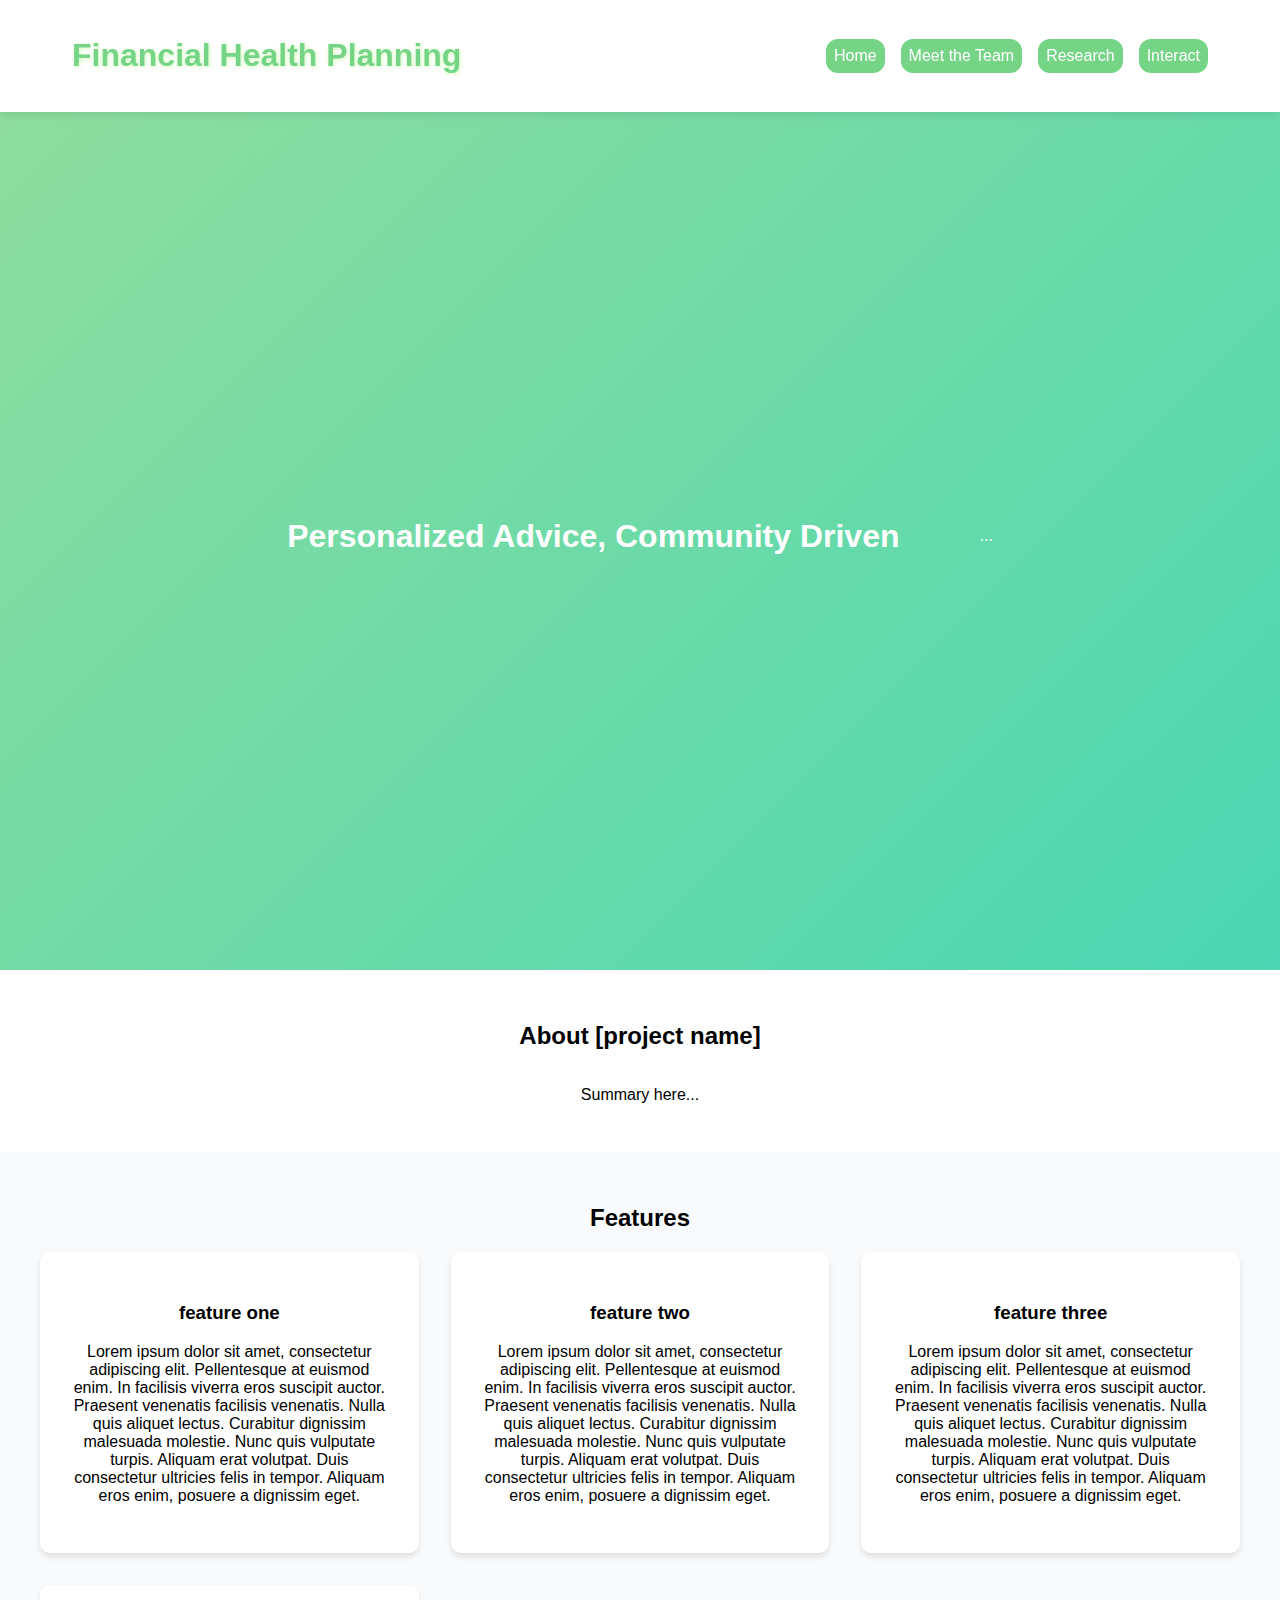
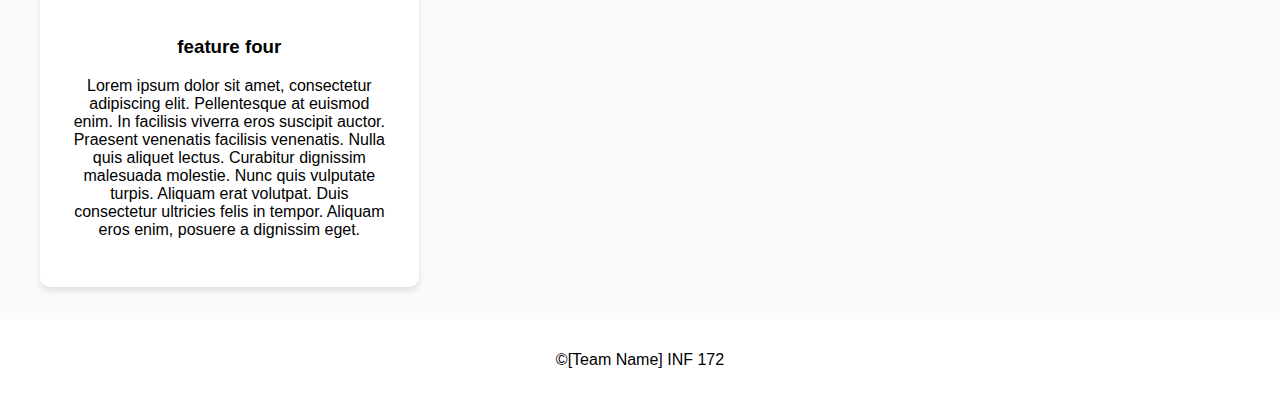
<file: index.html>
<!DOCTYPE html>
<html lang="en">
<head>
    <meta charset="UTF-8">
    <meta name="viewport" content="width=device-width, initial-scale=1.0">
    <link rel="stylesheet" href="styles.css">
    <title>Financial Health Planning</title>
</head>
<body>

    <header>
        <div class="container">
            <div class="header-title">
                <h1>Financial Health Planning</h1>
            </div>
            <nav>
                <div class="nav-buttons">
                    <a href="#" class="btn">Home</a>
                    <a href="team.html" class="btn">Meet the Team</a>
                    <a href="research.html" class="btn">Research</a>
                    <a href="interact.html" class="btn">Interact</a>
                </div>
            </nav>
        </div>
    </header>

    <section class="hero" id="home">
        <h1>Personalized Advice, Community Driven</h1>
        <p>...</p>
    </section>

    <main>
        <section class="section">
            <div class="summary">
                <h2>About [project name]</h2>
                <p>Summary here...</p>
            </div>
        </section>

        <section class="section features">
            <div class="container">
                <h2>Features</h2>
                <div class="features-grid">
                    <div class="feature-card"><h3>feature one</h3>
                        <p>Lorem ipsum dolor sit amet, consectetur adipiscing elit. Pellentesque at euismod enim. In facilisis viverra eros suscipit auctor. Praesent venenatis facilisis venenatis. Nulla quis aliquet lectus. Curabitur dignissim malesuada molestie. Nunc quis vulputate turpis. Aliquam erat volutpat. Duis consectetur ultricies felis in tempor. Aliquam eros enim, posuere a dignissim eget.</p>
                    </div>
                    <div class="feature-card"><h3>feature two</h3>
                        <p>Lorem ipsum dolor sit amet, consectetur adipiscing elit. Pellentesque at euismod enim. In facilisis viverra eros suscipit auctor. Praesent venenatis facilisis venenatis. Nulla quis aliquet lectus. Curabitur dignissim malesuada molestie. Nunc quis vulputate turpis. Aliquam erat volutpat. Duis consectetur ultricies felis in tempor. Aliquam eros enim, posuere a dignissim eget.</p>
                    </div>
                    <div class="feature-card"><h3>feature three</h3>
                        <p>Lorem ipsum dolor sit amet, consectetur adipiscing elit. Pellentesque at euismod enim. In facilisis viverra eros suscipit auctor. Praesent venenatis facilisis venenatis. Nulla quis aliquet lectus. Curabitur dignissim malesuada molestie. Nunc quis vulputate turpis. Aliquam erat volutpat. Duis consectetur ultricies felis in tempor. Aliquam eros enim, posuere a dignissim eget.</p>
                    </div>
                    <div class="feature-card"><h3>feature four</h3>
                        <p>Lorem ipsum dolor sit amet, consectetur adipiscing elit. Pellentesque at euismod enim. In facilisis viverra eros suscipit auctor. Praesent venenatis facilisis venenatis. Nulla quis aliquet lectus. Curabitur dignissim malesuada molestie. Nunc quis vulputate turpis. Aliquam erat volutpat. Duis consectetur ultricies felis in tempor. Aliquam eros enim, posuere a dignissim eget.</p>
                    </div>
                </div>
            </div>
        </section>
    </main>

    <footer>
        <div class="site-footer">
            ©[Team Name] INF 172
        </div>
    </footer>

</body>
</html>
</file>
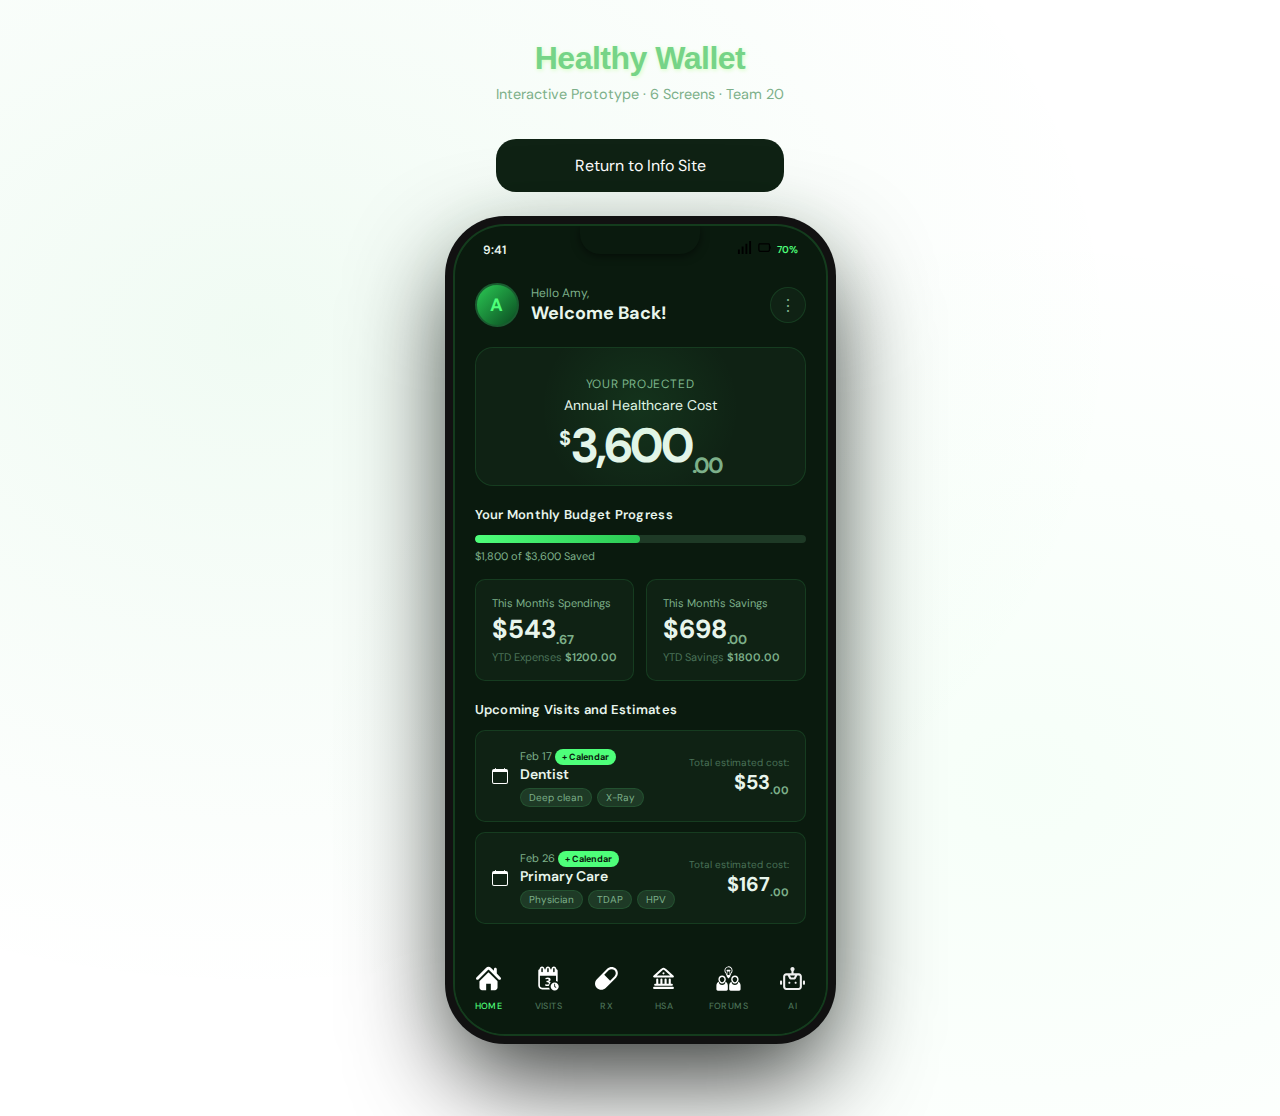
<file: healthcare-prototype.html>
<!DOCTYPE html>
<html lang="en">
<head>
<meta charset="UTF-8">
<meta name="viewport" content="width=device-width, initial-scale=1.0">
<title>Healthy Wallet — Interactive Prototype</title>
<link rel="preconnect" href="https://fonts.googleapis.com">
<link href="https://fonts.googleapis.com/css2?family=DM+Sans:wght@300;400;500;600;700&family=DM+Serif+Display:ital@0;1&display=swap" rel="stylesheet">
<link rel="stylesheet" href="prototype.css">
</head>
<body>

<div style="text-align:center">
  <div class="page-title" style="text-shadow: 1px 1px 4px rgb(211, 254, 190); color: #76d487; font-family: -apple-system, BlinkMacSystemFont, 'Segoe UI', Roboto, Oxygen, Ubuntu, Cantarell, sans-serif; font-weight: bold;">Healthy Wallet</div>
  <div class="page-sub">Interactive Prototype · 6 Screens · Team 20</div>
  <div class="back-home" style="margin-bottom: 2rem; padding: 1rem;; background-color: var(--bg-card); border-radius: 20px;"><a href="index.html" style="text-decoration: none; color: white;">Return to Info Site</a></div>
</div>

<div class="phone">
  <div class="status-bar">
    <span>9:41</span>
    <div class="status-icons"><span><img src="images/signal-svgrepo-com.svg" height="15rem" alt=""></span><span><img src="images/battery-empty-svgrepo-com.svg" height="15rem" alt=""></span><span style="font-size:10px;color:var(--green-bright)">70%</span></div>
  </div>

  <div class="screen">

    <!-- HOME -->
    <div class="page active" id="page-home">
      <div class="home-header">
        <div class="home-header-left">
          <div class="avatar">A</div>
          <div><div class="hello-text">Hello Amy,</div><div class="hello-name">Welcome Back!</div></div>
        </div>
        <div class="menu-btn">⋮</div>
      </div>
      <div class="cost-card">
        <div class="cost-label">Your Projected</div>
        <div class="cost-title">Annual Healthcare Cost</div>
        <div class="cost-amount"><sup>$</sup>3,600<sub>.00</sub></div>
        <div class="cost-note">ⓘ Based on your age, insurance, and expected visits</div>
      </div>
      <div class="section-title">Your Monthly Budget Progress</div>
      <div class="progress-track"><div class="progress-fill" style="width:50%"></div></div>
      <div class="progress-label">$1,800 of $3,600 Saved</div>
      <div class="stats-row">
        <div class="stat-card">
          <div class="stat-card-label">This Month's Spendings</div>
          <div class="stat-card-val">$543<sub>.67</sub></div>
          <div class="stat-card-ytd">YTD Expenses <span>$1200.00</span></div>
        </div>
        <div class="stat-card">
          <div class="stat-card-label">This Month's Savings</div>
          <div class="stat-card-val">$698<sub>.00</sub></div>
          <div class="stat-card-ytd">YTD Savings <span>$1800.00</span></div>
        </div>
      </div>
      <div class="section-title">Upcoming Visits and Estimates</div>
      <div id="home-visits"></div>
    </div>

    <!-- VISITS -->
    <div class="page" id="page-upcoming">
      <div class="page-header">Here's your <span>Upcoming<br>Visits</span></div>
      <div id="all-visits"></div>
      <button class="action-btn" onclick="openModal('visit-modal')">+ Schedule Appointment</button>
    </div>

    <!-- PRESCRIPTIONS -->
    <div class="page" id="page-rx">
      <div class="page-header">Your <span>Prescriptions</span></div>
      <div id="rx-list"></div>
      <button class="action-btn" onclick="openModal('rx-modal')">+ Add Prescription</button>
    </div>

    <!-- FORUMS -->
    <div class="page" id="page-forums">
      <div class="page-header">Community <span>Forums</span></div>
      <div class="forum-tabs">
        <div class="forum-tab active" data-cat="All" onclick="filterForum(this)">All</div>
        <div class="forum-tab" data-cat="Insurance Tips" onclick="filterForum(this)">Insurance Tips</div>
        <div class="forum-tab" data-cat="Chronic Care" onclick="filterForum(this)">Chronic Care</div>
        <div class="forum-tab" data-cat="Dental" onclick="filterForum(this)">Dental</div>
        <div class="forum-tab" data-cat="Mental Health" onclick="filterForum(this)">Mental Health</div>
      </div>
      <div id="forum-posts"></div>
      <button class="action-btn" onclick="openModal('post-modal')">+ New Post</button>
    </div>

    <!-- AI CHAT -->
    <div class="page" id="page-chat">
      <div class="chat-header">
        <div class="ai-avatar">🩺</div>
        <div>
          <div class="ai-name">HealthAI Assistant</div>
          <div class="ai-status">Online · Always available</div>
        </div>
      </div>
      <div class="chat-messages" id="chat-messages">
        <div class="msg ai"><div class="msg-avatar" style="background:linear-gradient(135deg,#4eff7a,#0f5a25)">🩺</div><div><div class="msg-time">9:41 AM</div><div class="msg-bubble">Hi Amy! 👋 I'm your HealthAI assistant. I can help you understand your benefits, estimate costs, or explain your upcoming procedures. What's on your mind?</div></div></div>
        <div class="msg user"><div class="msg-avatar" style="background:linear-gradient(135deg,#2bc954,#0a4a20);color:#e8f5ec;font-weight:700">A</div><div><div class="msg-time" style="text-align:right">9:42 AM</div><div class="msg-bubble">What does a deep clean at the dentist involve?</div></div></div>
        <div class="msg ai"><div class="msg-avatar" style="background:linear-gradient(135deg,#4eff7a,#0f5a25)">🩺</div><div><div class="msg-time">9:42 AM</div><div class="msg-bubble">A deep clean (scaling and root planing) removes tartar buildup below the gumline. It typically takes 1–2 visits and targets early gum disease. Based on your plan, your estimated cost is <strong>$16.00</strong> after insurance. 🦷</div></div></div>
      </div>
      <div class="chat-suggestions" id="suggestions">
        <button class="suggestion-chip" onclick="sendSuggestion(this,'What vaccines do I need?')">What vaccines do I need?</button>
        <button class="suggestion-chip" onclick="sendSuggestion(this,'Explain my deductible')">Explain my deductible</button>
        <button class="suggestion-chip" onclick="sendSuggestion(this,'Am I on track with savings?')">Am I on track with savings?</button>
        <button class="suggestion-chip" onclick="sendSuggestion(this,'What is a blood draw for?')">What is a blood draw for?</button>
      </div>
      <div class="chat-input-row">
        <input class="chat-input" id="chat-input" type="text" placeholder="Ask anything about your health...">
        <button class="chat-send" onclick="sendChat()">➤</button>
      </div>
    </div>

    <!-- HSA PAGE -->
    <div class="page" id="page-hsa">
      <div class="page-header">Your <span>HSA</span></div>
      <div class="cost-card" style="margin-bottom:16px;overflow:visible;padding:20px 24px 20px">
        <div class="cost-label">Current HSA Balance</div>
        <div class="cost-amount" style="font-size:42px"><sup>$</sup>2,450<sub>.00</sub></div>
        <div style="display:flex;justify-content:center;gap:20px;margin-top:12px">
          <div style="text-align:center"><div style="font-size:10px;color:var(--text-dim)">2025 Contributed</div><div style="font-size:13px;font-weight:700;color:var(--text-muted)">$1,800</div></div>
          <div style="width:1px;background:var(--border)"></div>
          <div style="text-align:center"><div style="font-size:10px;color:var(--text-dim)">Annual Limit</div><div style="font-size:13px;font-weight:700;color:var(--green-bright)">$4,150</div></div>
          <div style="width:1px;background:var(--border)"></div>
          <div style="text-align:center"><div style="font-size:10px;color:var(--text-dim)">YTD Spent</div><div style="font-size:13px;font-weight:700;color:var(--text-muted)">$1,200</div></div>
        </div>
      </div>
      <div class="section-title">2025 Contribution Progress</div>
      <div class="progress-track" style="margin-bottom:6px"><div class="progress-fill" style="width:43%"></div></div>
      <div class="progress-label">$1,800 contributed · $2,350 remaining to max</div>
      <div class="section-title">What is an HSA?</div>
      <div style="background:var(--bg-card);border:1px solid var(--border);border-radius:var(--radius);padding:16px;margin-bottom:12px;font-size:12px;color:var(--text-muted);line-height:1.7">
        A <strong style="color:var(--text-primary)">Health Savings Account (HSA)</strong> is a tax-advantaged account used to pay for qualified medical expenses. It requires a High Deductible Health Plan (HDHP).<br><br>
        HSAs offer a <strong style="color:var(--green-bright)">triple tax advantage</strong> — contributions are pre-tax, growth is tax-free, and qualified withdrawals are tax-free.
      </div>
      <div class="section-title">Key Benefits</div>
      <div style="display:flex;flex-direction:column;gap:8px;margin-bottom:16px">
        <div style="background:var(--bg-card);border:1px solid var(--border);border-radius:var(--radius-sm);padding:12px 14px;display:flex;align-items:flex-start;gap:12px"><span style="font-size:18px;flex-shrink:0">💸</span><div><div style="font-size:12px;font-weight:700;color:var(--text-primary);margin-bottom:2px">Triple Tax Savings</div><div style="font-size:11px;color:var(--text-muted)">Contributions, growth, and qualified withdrawals are all tax-free.</div></div></div>
        <div style="background:var(--bg-card);border:1px solid var(--border);border-radius:var(--radius-sm);padding:12px 14px;display:flex;align-items:flex-start;gap:12px"><span style="font-size:18px;flex-shrink:0">♾️</span><div><div style="font-size:12px;font-weight:700;color:var(--text-primary);margin-bottom:2px">Funds Roll Over Forever</div><div style="font-size:11px;color:var(--text-muted)">Unlike FSAs, unused HSA funds never expire — they roll over year to year.</div></div></div>
        <div style="background:var(--bg-card);border:1px solid var(--border);border-radius:var(--radius-sm);padding:12px 14px;display:flex;align-items:flex-start;gap:12px"><span style="font-size:18px;flex-shrink:0">📈</span><div><div style="font-size:12px;font-weight:700;color:var(--text-primary);margin-bottom:2px">Invest &amp; Grow</div><div style="font-size:11px;color:var(--text-muted)">Once your balance exceeds $1,000, you can invest in mutual funds and ETFs.</div></div></div>
        <div style="background:var(--bg-card);border:1px solid var(--border);border-radius:var(--radius-sm);padding:12px 14px;display:flex;align-items:flex-start;gap:12px"><span style="font-size:18px;flex-shrink:0">🏦</span><div><div style="font-size:12px;font-weight:700;color:var(--text-primary);margin-bottom:2px">Retirement Flexibility</div><div style="font-size:11px;color:var(--text-muted)">After age 65, withdraw for any reason penalty-free (taxed like a traditional 401k).</div></div></div>
      </div>
      <div class="section-title">2025 Contribution Limits</div>
      <div style="background:var(--bg-card);border:1px solid var(--border);border-radius:var(--radius);overflow:hidden;margin-bottom:12px">
        <div style="display:flex;justify-content:space-between;align-items:center;padding:12px 16px;border-bottom:1px solid var(--border)"><span style="font-size:12px;color:var(--text-muted)">Individual Coverage</span><span style="font-size:13px;font-weight:700;color:var(--green-bright)">$4,150</span></div>
        <div style="display:flex;justify-content:space-between;align-items:center;padding:12px 16px;border-bottom:1px solid var(--border)"><span style="font-size:12px;color:var(--text-muted)">Family Coverage</span><span style="font-size:13px;font-weight:700;color:var(--green-bright)">$8,300</span></div>
        <div style="display:flex;justify-content:space-between;align-items:center;padding:12px 16px"><span style="font-size:12px;color:var(--text-muted)">55+ Catch-Up Bonus</span><span style="font-size:13px;font-weight:700;color:var(--green-bright)">+$1,000</span></div>
      </div>
      <div class="section-title">Common Eligible Expenses</div>
      <div style="display:flex;flex-wrap:wrap;gap:7px;margin-bottom:16px">
        <span class="tag" style="font-size:11px;padding:4px 10px">Doctor visits</span>
        <span class="tag" style="font-size:11px;padding:4px 10px">Prescriptions</span>
        <span class="tag" style="font-size:11px;padding:4px 10px">Dental care</span>
        <span class="tag" style="font-size:11px;padding:4px 10px">Vision / glasses</span>
        <span class="tag" style="font-size:11px;padding:4px 10px">Lab tests</span>
        <span class="tag" style="font-size:11px;padding:4px 10px">Mental health</span>
        <span class="tag" style="font-size:11px;padding:4px 10px">Physical therapy</span>
        <span class="tag" style="font-size:11px;padding:4px 10px">Chiropractic</span>
        <span class="tag" style="font-size:11px;padding:4px 10px">Insulin &amp; supplies</span>
        <span class="tag" style="font-size:11px;padding:4px 10px">OTC medications</span>
        <span class="tag" style="font-size:11px;padding:4px 10px">Sunscreen SPF 30+</span>
        <span class="tag" style="font-size:11px;padding:4px 10px">Menstrual products</span>
      </div>
      <div class="section-title">HSA vs FSA — Quick Compare</div>
      <div style="background:var(--bg-card);border:1px solid var(--border);border-radius:var(--radius);overflow:hidden;margin-bottom:12px">
        <div style="display:grid;grid-template-columns:1.2fr 1fr 1fr;border-bottom:1px solid var(--border)">
          <div style="padding:10px 12px;font-size:10px;color:var(--text-dim);font-weight:700;text-transform:uppercase"></div>
          <div style="padding:10px 8px;font-size:11px;color:var(--green-bright);font-weight:700;text-align:center;border-left:1px solid var(--border)">HSA</div>
          <div style="padding:10px 8px;font-size:11px;color:#a0c4ff;font-weight:700;text-align:center;border-left:1px solid var(--border)">FSA</div>
        </div>
        <div style="display:grid;grid-template-columns:1.2fr 1fr 1fr;border-bottom:1px solid var(--border)"><div style="padding:9px 12px;font-size:11px;color:var(--text-muted)">Rollover</div><div style="padding:9px 8px;font-size:11px;text-align:center;border-left:1px solid var(--border)">✅ Full</div><div style="padding:9px 8px;font-size:11px;text-align:center;border-left:1px solid var(--border)">⚠️ $640</div></div>
        <div style="display:grid;grid-template-columns:1.2fr 1fr 1fr;border-bottom:1px solid var(--border)"><div style="padding:9px 12px;font-size:11px;color:var(--text-muted)">Portable</div><div style="padding:9px 8px;font-size:11px;text-align:center;border-left:1px solid var(--border)">✅ Yes</div><div style="padding:9px 8px;font-size:11px;text-align:center;border-left:1px solid var(--border)">❌ No</div></div>
        <div style="display:grid;grid-template-columns:1.2fr 1fr 1fr;border-bottom:1px solid var(--border)"><div style="padding:9px 12px;font-size:11px;color:var(--text-muted)">Invest funds</div><div style="padding:9px 8px;font-size:11px;text-align:center;border-left:1px solid var(--border)">✅ Yes</div><div style="padding:9px 8px;font-size:11px;text-align:center;border-left:1px solid var(--border)">❌ No</div></div>
        <div style="display:grid;grid-template-columns:1.2fr 1fr 1fr"><div style="padding:9px 12px;font-size:11px;color:var(--text-muted)">Needs HDHP</div><div style="padding:9px 8px;font-size:11px;text-align:center;border-left:1px solid var(--border)">✅ Yes</div><div style="padding:9px 8px;font-size:11px;text-align:center;border-left:1px solid var(--border)">❌ No</div></div>
      </div>
      <div class="section-title">HSA Savings Calculator</div>
      <div style="background:var(--bg-card);border:1px solid var(--border);border-radius:var(--radius);padding:16px;margin-bottom:12px">
        <div style="display:flex;flex-direction:column;gap:12px">
          <div>
            <label style="font-size:11px;color:var(--text-muted);text-transform:uppercase;letter-spacing:0.05em;display:block;margin-bottom:6px">Monthly Contribution ($)</label>
            <input id="hsa-monthly" type="number" value="200" min="0" max="1000"
              style="width:100%;background:var(--bg-card2);border:1px solid var(--border);border-radius:var(--radius-sm);padding:10px 14px;font-size:14px;color:var(--text-primary);font-family:'DM Sans',sans-serif;outline:none"
              oninput="calcHSA()">
          </div>
          <div>
            <label style="font-size:11px;color:var(--text-muted);text-transform:uppercase;letter-spacing:0.05em;display:block;margin-bottom:6px">Years to Grow</label>
            <input id="hsa-years" type="range" min="1" max="30" value="10"
              style="width:100%;accent-color:var(--green-bright)"
              oninput="calcHSA();document.getElementById('hsa-years-val').textContent=this.value+' yrs'">
            <div style="display:flex;justify-content:space-between;margin-top:4px">
              <span style="font-size:10px;color:var(--text-dim)">1 yr</span>
              <span id="hsa-years-val" style="font-size:10px;color:var(--green-bright);font-weight:700">10 yrs</span>
              <span style="font-size:10px;color:var(--text-dim)">30 yrs</span>
            </div>
          </div>
          <div>
            <label style="font-size:11px;color:var(--text-muted);text-transform:uppercase;letter-spacing:0.05em;display:block;margin-bottom:6px">Est. Annual Return (%)</label>
            <input id="hsa-rate" type="range" min="1" max="10" value="6" step="0.5"
              style="width:100%;accent-color:var(--green-bright)"
              oninput="calcHSA();document.getElementById('hsa-rate-val').textContent=parseFloat(this.value).toFixed(1)+'%'">
            <div style="display:flex;justify-content:space-between;margin-top:4px">
              <span style="font-size:10px;color:var(--text-dim)">1%</span>
              <span id="hsa-rate-val" style="font-size:10px;color:var(--green-bright);font-weight:700">6.0%</span>
              <span style="font-size:10px;color:var(--text-dim)">10%</span>
            </div>
          </div>
        </div>
        <div style="margin-top:14px;padding-top:14px;border-top:1px solid var(--border);display:grid;grid-template-columns:1fr 1fr;gap:10px">
          <div style="background:var(--bg-card2);border-radius:var(--radius-sm);padding:12px;text-align:center">
            <div style="font-size:10px;color:var(--text-dim);margin-bottom:4px;text-transform:uppercase;letter-spacing:0.04em">Total Contributed</div>
            <div id="hsa-total-contrib" style="font-size:18px;font-weight:700;color:var(--text-primary)">$24,000</div>
          </div>
          <div style="background:var(--bg-card2);border-radius:var(--radius-sm);padding:12px;text-align:center">
            <div style="font-size:10px;color:var(--text-dim);margin-bottom:4px;text-transform:uppercase;letter-spacing:0.04em">Projected Balance</div>
            <div id="hsa-projected" style="font-size:18px;font-weight:700;color:var(--green-bright)">$32,776</div>
          </div>
          <div style="background:var(--bg-card2);border-radius:var(--radius-sm);padding:12px;text-align:center">
            <div style="font-size:10px;color:var(--text-dim);margin-bottom:4px;text-transform:uppercase;letter-spacing:0.04em">Tax Savings Est.</div>
            <div id="hsa-tax-saved" style="font-size:18px;font-weight:700;color:#ffc832">$6,720</div>
          </div>
          <div style="background:var(--bg-card2);border-radius:var(--radius-sm);padding:12px;text-align:center">
            <div style="font-size:10px;color:var(--text-dim);margin-bottom:4px;text-transform:uppercase;letter-spacing:0.04em">Investment Growth</div>
            <div id="hsa-growth" style="font-size:18px;font-weight:700;color:#a0c4ff">$8,776</div>
          </div>
        </div>
      </div>

      <div style="background:linear-gradient(135deg,rgba(78,255,122,0.08),rgba(43,201,84,0.03));border:1px solid rgba(78,255,122,0.2);border-radius:var(--radius);padding:16px;margin-bottom:8px">
        <div style="font-size:11px;color:var(--green-bright);font-weight:700;margin-bottom:6px">💡 Amy's Tip</div>
        <div style="font-size:12px;color:var(--text-muted);line-height:1.6">You can contribute <strong style="color:var(--text-primary)">$2,350 more</strong> before the 2025 limit. Contributing just $200/month would cover most of your projected $3,600 annual healthcare cost — completely tax-free!</div>
      </div>
    </div>

    <!-- MODAL: Add Visit -->
    <div class="modal-overlay" id="visit-modal">
      <div class="modal-sheet">
        <div class="modal-handle"></div>
        <div class="modal-title">Schedule Appointment</div>
        <div class="form-group">
          <label class="form-label">Visit Type</label>
          <select class="form-select" id="nv-type"><option>Dentist</option><option>Primary Care</option><option>Labs</option><option>Physical</option><option>Specialist</option><option>Urgent Care</option><option>Other</option></select>
        </div>
        <div class="form-group">
          <label class="form-label">Date</label>
          <input class="form-input" id="nv-date" type="date">
        </div>
        <div class="form-group">
          <label class="form-label">Procedures (select all that apply)</label>
          <div class="proc-picker" id="proc-picker">
            <button class="proc-pick" onclick="togglePick(this)">Deep clean</button>
            <button class="proc-pick" onclick="togglePick(this)">X-Ray</button>
            <button class="proc-pick" onclick="togglePick(this)">Blood draw</button>
            <button class="proc-pick" onclick="togglePick(this)">Physician</button>
            <button class="proc-pick" onclick="togglePick(this)">TDAP</button>
            <button class="proc-pick" onclick="togglePick(this)">HPV</button>
            <button class="proc-pick" onclick="togglePick(this)">MRI</button>
            <button class="proc-pick" onclick="togglePick(this)">EKG</button>
            <button class="proc-pick" onclick="togglePick(this)">Consultation</button>
          </div>
        </div>
        <div class="form-group">
          <label class="form-label">Estimated Total Cost ($)</label>
          <input class="form-input" id="nv-cost" type="number" placeholder="e.g. 75">
        </div>
        <div class="form-group">
          <label class="form-label">Provider / Clinic</label>
          <input class="form-input" id="nv-provider" type="text" placeholder="e.g. Aspen Dental">
        </div>
        <div class="modal-btns">
          <button class="modal-cancel" onclick="closeModal('visit-modal')">Cancel</button>
          <button class="modal-confirm" onclick="addVisit()">Add Visit ✓</button>
        </div>
      </div>
    </div>

    <!-- MODAL: Add Rx -->
    <div class="modal-overlay" id="rx-modal">
      <div class="modal-sheet">
        <div class="modal-handle"></div>
        <div class="modal-title">Add Prescription</div>
        <div class="form-group"><label class="form-label">Medication Name</label><input class="form-input" id="nr-name" type="text" placeholder="e.g. Metformin"></div>
        <div class="form-group"><label class="form-label">Dosage & Frequency</label><input class="form-input" id="nr-dose" type="text" placeholder="e.g. 500mg · Twice daily"></div>
        <div class="form-group"><label class="form-label">Prescribing Doctor</label><input class="form-input" id="nr-doc" type="text" placeholder="e.g. Dr. Smith"></div>
        <div class="form-group"><label class="form-label">Refills Remaining</label><input class="form-input" id="nr-refills" type="number" placeholder="e.g. 3" min="0" max="12"></div>
        <div class="form-group"><label class="form-label">Days Supply Remaining</label><input class="form-input" id="nr-days" type="number" placeholder="e.g. 30" min="1" max="90"></div>
        <div class="modal-btns">
          <button class="modal-cancel" onclick="closeModal('rx-modal')">Cancel</button>
          <button class="modal-confirm" onclick="addRx()">Add Prescription ✓</button>
        </div>
      </div>
    </div>

    <!-- MODAL: New Post -->
    <div class="modal-overlay" id="post-modal">
      <div class="modal-sheet">
        <div class="modal-handle"></div>
        <div class="modal-title">New Post</div>
        <div class="form-group">
          <label class="form-label">Category</label>
          <select class="form-select" id="np-cat"><option>Insurance Tips</option><option>Chronic Care</option><option>Dental</option><option>Mental Health</option><option>General</option></select>
        </div>
        <div class="form-group"><label class="form-label">Title</label><input class="form-input" id="np-title" type="text" placeholder="What's your post about?"></div>
        <div class="form-group"><label class="form-label">Content</label><textarea class="form-textarea" id="np-body" placeholder="Share your experience or question..."></textarea></div>
        <div class="modal-btns">
          <button class="modal-cancel" onclick="closeModal('post-modal')">Cancel</button>
          <button class="modal-confirm" onclick="addPost()">Post ✓</button>
        </div>
      </div>
    </div>

  </div><!-- /screen -->

  <div class="bottom-nav" style="padding:0 4px 16px">
    <div class="nav-item active" id="nav-home" onclick="switchPage('home')" style="padding:6px 7px"><div class="nav-icon"><img src="images/home-icon-silhouette-svgrepo-com.svg" height="25rem" alt=""></div><div class="nav-label">Home</div></div>
    <div class="nav-item" id="nav-upcoming" onclick="switchPage('upcoming')" style="padding:6px 7px"><div class="nav-icon"><img src="images/meeting-date-svgrepo-com.svg" height="25rem" alt=""></div><div class="nav-label">Visits</div></div>
    <div class="nav-item" id="nav-rx" onclick="switchPage('rx')" style="padding:6px 7px"><div class="nav-icon"><img src="images/pill-svgrepo-com.svg" height="25rem" alt=""></div><div class="nav-label">Rx</div></div>
    <div class="nav-item" id="nav-hsa" onclick="switchPage('hsa')" style="padding:6px 7px"><div class="nav-icon"><img src="images/bank-svgrepo-com.svg" height="25rem" alt=""></div><div class="nav-label">HSA</div></div>
    <div class="nav-item" id="nav-forums" onclick="switchPage('forums')" style="padding:6px 7px"><div class="nav-icon"><img src="images/brainstorming-icon-svgrepo-com.svg" height="25rem" alt=""></div><div class="nav-label">Forums</div></div>
    <div class="nav-item" id="nav-chat" onclick="switchPage('chat')" style="padding:6px 7px"><div class="nav-icon"><img src="images/robot-svgrepo-com.svg" height="25rem" alt=""></div><div class="nav-label">AI</div></div>
  </div>
</div>

<script>
// ── DATA ──
let visits = [
  {id:1,date:'Feb 17',type:'Dentist',tags:['Deep clean','X-Ray'],cost:53,procs:[{n:'Deep clean',p:16,bright:true},{n:'X-Ray',p:37,bright:false}],provider:'Aspen Dental',notes:'Arrive 10 min early'},
  {id:2,date:'Feb 26',type:'Primary Care',tags:['Physician','TDAP','HPV'],cost:167,procs:[{n:'Physician',p:80,bright:true},{n:'TDAP',p:47,bright:false},{n:'HPV',p:40,bright:false}],provider:'Dr. Chen',notes:'Bring insurance card'},
  {id:3,date:'Feb 27',type:'Labs',tags:['Blood draw','X-Ray'],cost:150,procs:[{n:'Blood draw',p:75,bright:true},{n:'X-Ray',p:75,bright:false}],provider:'Quest Diagnostics',notes:'Fast 8hrs before blood draw'},
  {id:4,date:'Mar 9',type:'Physical',tags:['Blood draw','X-Ray'],cost:53,procs:[{n:'Blood draw',p:28,bright:true},{n:'X-Ray',p:25,bright:false}],provider:'Dr. Patel',notes:''},
];

let rxList = [
  {id:1,name:'Metformin',dose:'500mg · Twice daily',doc:'Dr. Chen',refills:'3 of 5',days:18,maxDays:30,status:'active'},
  {id:2,name:'Lisinopril',dose:'10mg · Once daily',doc:'Dr. Patel',refills:'1 of 5',days:4,maxDays:30,status:'refill'},
  {id:3,name:'Atorvastatin',dose:'20mg · Once daily at night',doc:'Dr. Patel',refills:'4 of 5',days:41,maxDays:60,status:'active'},
];

let posts = [
  {id:1,user:'Jessica M.',init:'J',av:'linear-gradient(135deg,#4eff7a,#1a5c30)',tc:'#0a1a0e',cat:'Insurance Tips',cbg:'rgba(78,255,122,0.15)',ctc:'var(--green-bright)',title:'How I saved $400 negotiating my ER bill',excerpt:"I called the billing department directly and asked for an itemized bill. Found 3 charges that were duplicates and got them removed immediately...",likes:42,replies:18,views:234,time:'2 hours ago'},
  {id:2,user:'Robert K.',init:'R',av:'linear-gradient(135deg,#2bc954,#0a4a20)',tc:'#e8f5ec',cat:'Chronic Care',cbg:'rgba(150,200,255,0.1)',ctc:'#a0c4ff',title:"Managing Type 2 Diabetes costs — what actually works",excerpt:"Been diabetic for 8 years. Here's what nobody tells you about reducing your out-of-pocket expenses on insulin and test strips...",likes:89,replies:37,views:512,time:'5 hours ago'},
  {id:3,user:'Tara L.',init:'T',av:'linear-gradient(135deg,#ffc832,#994400)',tc:'#fff',cat:'Dental',cbg:'rgba(255,200,50,0.1)',ctc:'#ffc832',title:'Is the Dental HMO worth it vs PPO?',excerpt:"I switched from a PPO to an HMO plan last year. Here's a detailed breakdown of what I paid for the same procedures under each...",likes:27,replies:14,views:189,time:'1 day ago'},
];

let activeFilter = 'All';

// ── RENDER VISITS ──
function visitCardHTML(v, idPrefix) {
  const procsHTML = v.procs.map(p=>`<div class="proc-card"><div class="proc-name">${p.n}</div><div class="${p.bright?'proc-price':'proc-price-dim'}">$${p.p}.00</div></div>`).join('');
  const tagsHTML = v.tags.map(t=>`<span class="tag">${t}</span>`).join('');
  const notesHTML = v.notes ? `<div class="visit-meta-item"><div class="lbl">Notes</div><div class="val">${v.notes}</div></div>` : '';
  return `<div class="visit-card" id="${idPrefix}${v.id}" onclick="toggleVisit('${idPrefix}${v.id}')">
    <div class="visit-card-header">
      <div class="visit-left">
        <span class="cal-icon"><svg xmlns="http://www.w3.org/2000/svg" filter="invert(100%)" width="16" height="16" fill="currentColor" class="bi bi-calendar" viewBox="0 0 16 16">
  <path d="M3.5 0a.5.5 0 0 1 .5.5V1h8V.5a.5.5 0 0 1 1 0V1h1a2 2 0 0 1 2 2v11a2 2 0 0 1-2 2H2a2 2 0 0 1-2-2V3a2 2 0 0 1 2-2h1V.5a.5.5 0 0 1 .5-.5M1 4v10a1 1 0 0 0 1 1h12a1 1 0 0 0 1-1V4z"/>
</svg></span>
        <div>
          <div class="visit-date">${v.date} <span class="cal-badge">+ Calendar</span></div>
          <div class="visit-type">${v.type}</div>
          <div class="visit-tags">${tagsHTML}</div>
        </div>
      </div>
      <div style="display:flex;align-items:center;gap:4px">
        <div class="visit-cost"><div class="visit-cost-label">Total estimated cost:</div><div class="visit-cost-val">$${v.cost}<sub>.00</sub></div></div>
        <span class="chevron">▼</span>
      </div>
    </div>
    <div class="visit-details"><div class="visit-details-inner">
      <div class="procedure-grid">${procsHTML}</div>
      <div class="visit-meta">
        <div class="visit-meta-item"><div class="lbl">Provider</div><div class="val">${v.provider}</div></div>
        ${notesHTML}
      </div>
    </div></div>
  </div>`;
}

function renderVisits() {
  document.getElementById('all-visits').innerHTML = visits.map(v=>visitCardHTML(v,'vc-')).join('');
  document.getElementById('home-visits').innerHTML = visits.slice(0,2).map(v => {
    const tagsHTML = v.tags.map(t=>`<span class="tag">${t}</span>`).join('');
    return `<div class="visit-card" onclick="switchPage('upcoming')" style="cursor:pointer">
      <div class="visit-card-header">
        <div class="visit-left">
          <span class="cal-icon"><svg xmlns="http://www.w3.org/2000/svg" filter="invert(100%)" width="16" height="16" fill="currentColor" class="bi bi-calendar" viewBox="0 0 16 16">
  <path d="M3.5 0a.5.5 0 0 1 .5.5V1h8V.5a.5.5 0 0 1 1 0V1h1a2 2 0 0 1 2 2v11a2 2 0 0 1-2 2H2a2 2 0 0 1-2-2V3a2 2 0 0 1 2-2h1V.5a.5.5 0 0 1 .5-.5M1 4v10a1 1 0 0 0 1 1h12a1 1 0 0 0 1-1V4z"/>
</svg></span>
          <div>
            <div class="visit-date">${v.date} <span class="cal-badge">+ Calendar</span></div>
            <div class="visit-type">${v.type}</div>
            <div class="visit-tags">${tagsHTML}</div>
          </div>
        </div>
        <div class="visit-cost">
          <div class="visit-cost-label">Total estimated cost:</div>
          <div class="visit-cost-val">$${v.cost}<sub>.00</sub></div>
        </div>
      </div>
    </div>`;
  }).join('');
}

function toggleVisit(id) {
  const el = document.getElementById(id);
  if (el) el.classList.toggle('expanded');
}

// ── RENDER RX ──
function renderRx() {
  document.getElementById('rx-list').innerHTML = rxList.map(rx => {
    const pct = Math.min(100, Math.round((rx.days/rx.maxDays)*100));
    const fill = rx.status==='refill' ? 'linear-gradient(90deg,#ffc832,#ff9800)' : 'linear-gradient(90deg,#4eff7a,#2bc954)';
    const badge = rx.status==='refill'
      ? `<span class="rx-status-refill">Refill Soon</span>`
      : `<span class="rx-status-active">Active</span>`;
    const refillBtn = rx.status==='refill'
      ? `<button class="refill-btn" onclick="event.stopPropagation();requestRefill(this,${rx.id})">Request Refill</button>` : '';
    return `<div class="rx-card" id="rxc-${rx.id}" onclick="toggleRx(${rx.id})">
      <div class="rx-card-top">
        <div class="rx-row">
          <div><div class="rx-name">${rx.name}</div><div class="rx-dose">${rx.dose}</div></div>
          <div style="display:flex;align-items:center;gap:6px">${badge}<span class="chevron">▼</span></div>
        </div>
        <div class="rx-bar-track"><div class="rx-bar-fill" style="width:${pct}%;background:${fill}"></div></div>
        <div class="rx-bar-label">${rx.days} days remaining</div>
      </div>
      <div class="rx-expand-body"><div class="rx-expand-inner">
        <div class="rx-details-row">
          <div class="rx-detail"><div class="lbl">Prescriber</div><div class="val">${rx.doc}</div></div>
          <div class="rx-detail"><div class="lbl">Refills left</div><div class="val">${rx.refills}</div></div>
          <div class="rx-detail"><div class="lbl">Days supply</div><div class="val">${rx.maxDays}d</div></div>
        </div>
        ${refillBtn}
      </div></div>
    </div>`;
  }).join('');
}

function toggleRx(id) {
  const el = document.getElementById('rxc-'+id);
  if (el) el.classList.toggle('expanded');
}

function requestRefill(btn, id) {
  btn.textContent = '✓ Request Sent';
  btn.style.background = 'rgba(78,255,122,0.1)';
  btn.disabled = true;
  const rx = rxList.find(r=>r.id===id);
  if (rx) { rx.status = 'requested'; }
}

// ── RENDER POSTS ──
const catColors = {
  'Insurance Tips':{bg:'rgba(78,255,122,0.15)',tc:'var(--green-bright)'},
  'Chronic Care':{bg:'rgba(150,200,255,0.1)',tc:'#a0c4ff'},
  'Dental':{bg:'rgba(255,200,50,0.1)',tc:'#ffc832'},
  'Mental Health':{bg:'rgba(200,150,255,0.1)',tc:'#d0aaff'},
  'General':{bg:'rgba(255,255,255,0.07)',tc:'#aaa'},
};
const avGrads = ['linear-gradient(135deg,#4eff7a,#1a5c30)','linear-gradient(135deg,#2bc954,#0a4a20)','linear-gradient(135deg,#ffc832,#994400)','linear-gradient(135deg,#7eb3ff,#1a3a80)'];

function renderPosts() {
  const filtered = activeFilter==='All' ? posts : posts.filter(p=>p.cat===activeFilter);
  if (!filtered.length) {
    document.getElementById('forum-posts').innerHTML = `<div style="text-align:center;color:var(--text-dim);padding:32px;font-size:13px">No posts in this category yet.<br>Be the first to post!</div>`;
    return;
  }
  document.getElementById('forum-posts').innerHTML = filtered.map(p=>`
    <div class="forum-post">
      <div class="forum-post-header">
        <div class="forum-avatar" style="background:${p.av};color:${p.tc}">${p.init}</div>
        <div><div class="forum-user">${p.user}</div><div class="forum-time">${p.time}</div></div>
        <div style="margin-left:auto"><span class="forum-badge" style="background:${p.cbg};color:${p.ctc}">${p.cat}</span></div>
      </div>
      <div class="forum-title">${p.title}</div>
      <div class="forum-excerpt">${p.excerpt}</div>
      <div class="forum-footer">
        <span class="forum-stat" onclick="likePost(${p.id},this)" style="cursor:pointer">❤️ ${p.likes}</span>
        <span class="forum-stat">💬 ${p.replies} replies</span>
        <span class="forum-stat">👁 ${p.views}</span>
      </div>
    </div>`).join('');
}

function filterForum(el) {
  document.querySelectorAll('.forum-tab').forEach(t=>t.classList.remove('active'));
  el.classList.add('active');
  activeFilter = el.dataset.cat;
  renderPosts();
}

function likePost(id, el) {
  const p = posts.find(x=>x.id===id);
  if (p) { p.likes++; el.textContent='❤️ '+p.likes; }
}

// ── MODALS ──
function openModal(id) { document.getElementById(id).classList.add('open'); }
function closeModal(id) { document.getElementById(id).classList.remove('open'); }
document.querySelectorAll('.modal-overlay').forEach(m => {
  m.addEventListener('click', e => { if (e.target===m) m.classList.remove('open'); });
});
function togglePick(el) { el.classList.toggle('selected'); }

function addVisit() {
  const type = document.getElementById('nv-type').value;
  const dateVal = document.getElementById('nv-date').value;
  const cost = parseFloat(document.getElementById('nv-cost').value) || 0;
  const provider = document.getElementById('nv-provider').value.trim() || 'TBD';
  const picked = [...document.querySelectorAll('#proc-picker .selected')].map(e=>e.textContent);
  if (!dateVal) { alert('Please select a date.'); return; }
  const d = new Date(dateVal+'T12:00:00');
  const dateStr = d.toLocaleDateString('en-US',{month:'short',day:'numeric'});
  const procs = picked.length > 0
    ? picked.map((n,i)=>({n,p:Math.round(cost/Math.max(picked.length,1)),bright:i===0}))
    : [{n:type,p:cost,bright:true}];
  visits.push({id:Date.now(),date:dateStr,type,tags:picked.length>0?picked:[type],cost,procs,provider,notes:''});
  document.querySelectorAll('#proc-picker .selected').forEach(e=>e.classList.remove('selected'));
  document.getElementById('nv-date').value='';
  document.getElementById('nv-cost').value='';
  document.getElementById('nv-provider').value='';
  renderVisits();
  closeModal('visit-modal');
}

function addRx() {
  const name = document.getElementById('nr-name').value.trim();
  const dose = document.getElementById('nr-dose').value.trim();
  const doc = document.getElementById('nr-doc').value.trim() || 'Unknown';
  const refills = parseInt(document.getElementById('nr-refills').value)||0;
  const days = parseInt(document.getElementById('nr-days').value)||30;
  if (!name) { alert('Please enter a medication name.'); return; }
  rxList.push({id:Date.now(),name,dose:dose||'See label',doc,refills:`${refills} of ${refills}`,days,maxDays:days,status:days<=7?'refill':'active'});
  ['nr-name','nr-dose','nr-doc','nr-refills','nr-days'].forEach(id=>document.getElementById(id).value='');
  renderRx();
  closeModal('rx-modal');
}

function addPost() {
  const title = document.getElementById('np-title').value.trim();
  const body = document.getElementById('np-body').value.trim();
  const cat = document.getElementById('np-cat').value;
  if (!title||!body) { alert('Please fill in the title and content.'); return; }
  const cc = catColors[cat]||catColors['General'];
  const av = avGrads[posts.length%avGrads.length];
  posts.unshift({id:Date.now(),user:'Amy R.',init:'A',av,tc:'#e8f5ec',cat,cbg:cc.bg,ctc:cc.tc,title,excerpt:body.substring(0,100)+(body.length>100?'...':''),likes:0,replies:0,views:1,time:'Just now'});
  document.getElementById('np-title').value='';
  document.getElementById('np-body').value='';
  activeFilter='All';
  document.querySelectorAll('.forum-tab').forEach(t=>t.classList.remove('active'));
  document.querySelector('.forum-tab[data-cat="All"]').classList.add('active');
  renderPosts();
  closeModal('post-modal');
}

// ── NAV ──
function switchPage(name) {
  document.querySelectorAll('.page').forEach(p=>p.classList.remove('active'));
  document.querySelectorAll('.nav-item').forEach(n=>n.classList.remove('active'));
  document.getElementById('page-'+name).classList.add('active');
  document.getElementById('nav-'+name).classList.add('active');
}

// ── AI CHAT ──
const aiResp = {
  'What vaccines do I need?':"Based on your age and records, you're due for TDAP and HPV vaccines at your Feb 26 Primary Care visit. These are already included in your estimated cost of $167. Your insurance covers preventive vaccines at 100%! 💉",
  'Explain my deductible':"Your annual deductible is $1,500. You've met $800 so far this year. Once you hit $1,500, your insurance pays 80% of covered services. You're about $700 away — your upcoming Feb visits will help reach it! 📊",
  'Am I on track with savings?':"Great news! You've saved $1,800 of your $3,600 annual goal — exactly 50% with 4 months completed. You're slightly ahead of pace. Your upcoming visits total $423, fitting comfortably in your monthly budget. 🎯",
  'What is a blood draw for?':"A blood draw collects a small sample to check cholesterol, blood sugar, kidney function, and more. Your Feb 27 lab visit includes a panel likely ordered by Dr. Chen. Results typically come back within 24–48 hours. 🩸"
};
function sendSuggestion(el,t){addUMsg(t);setTimeout(()=>{addTyping();setTimeout(()=>{removeTyping();addAMsg(aiResp[t]||"Great question! I'd recommend discussing this with your care team at your next visit.");},1400);},300);}
function sendChat(){const inp=document.getElementById('chat-input');const t=inp.value.trim();if(!t)return;inp.value='';addUMsg(t);setTimeout(()=>{addTyping();setTimeout(()=>{removeTyping();addAMsg('Thanks for asking! Based on your health profile, I\'d recommend discussing "'+t.substring(0,35)+(t.length>35?'...':"\"")+'with your primary care physician. Want help preparing questions for your next visit?');},1600);},300);}
document.getElementById('chat-input').addEventListener('keydown',e=>{if(e.key==='Enter')sendChat();});
function addUMsg(t){const m=document.getElementById('chat-messages');m.innerHTML+=`<div class="msg user"><div class="msg-avatar" style="background:linear-gradient(135deg,#2bc954,#0a4a20);color:#e8f5ec;font-weight:700">A</div><div><div class="msg-time" style="text-align:right">Just now</div><div class="msg-bubble">${t}</div></div></div>`;m.scrollTop=9999;}
function addAMsg(t){const m=document.getElementById('chat-messages');m.innerHTML+=`<div class="msg ai"><div class="msg-avatar" style="background:linear-gradient(135deg,#4eff7a,#0f5a25)">🩺</div><div><div class="msg-time">Just now</div><div class="msg-bubble">${t}</div></div></div>`;m.scrollTop=9999;}
function addTyping(){const m=document.getElementById('chat-messages');m.innerHTML+=`<div class="msg ai" id="typing-msg"><div class="msg-avatar" style="background:linear-gradient(135deg,#4eff7a,#0f5a25)">🩺</div><div class="typing-indicator"><div class="typing-dot"></div><div class="typing-dot"></div><div class="typing-dot"></div></div></div>`;m.scrollTop=9999;}
function removeTyping(){const t=document.getElementById('typing-msg');if(t)t.remove();}

// ── HSA CALCULATOR ──
function calcHSA() {
  const monthly = parseFloat(document.getElementById('hsa-monthly').value) || 0;
  const years = parseInt(document.getElementById('hsa-years').value) || 10;
  const rate = parseFloat(document.getElementById('hsa-rate').value) / 100;
  const months = years * 12;
  const monthlyRate = rate / 12;
  // FV of annuity + existing balance compounded
  const existingGrowth = 2450 * Math.pow(1 + rate, years);
  const fv = monthlyRate > 0
    ? monthly * ((Math.pow(1 + monthlyRate, months) - 1) / monthlyRate)
    : monthly * months;
  const total = existingGrowth + fv;
  const totalContrib = monthly * months;
  const growth = total - totalContrib - 2450;
  const taxSaved = Math.round(totalContrib * 0.28); // ~28% effective rate

  const fmt = n => '$' + Math.round(n).toLocaleString();
  document.getElementById('hsa-total-contrib').textContent = fmt(totalContrib);
  document.getElementById('hsa-projected').textContent = fmt(total);
  document.getElementById('hsa-tax-saved').textContent = fmt(taxSaved);
  document.getElementById('hsa-growth').textContent = fmt(Math.max(0, growth));
}

// ── INIT ──
renderVisits(); renderRx(); renderPosts();
</script>
</body>
</html>
</file>
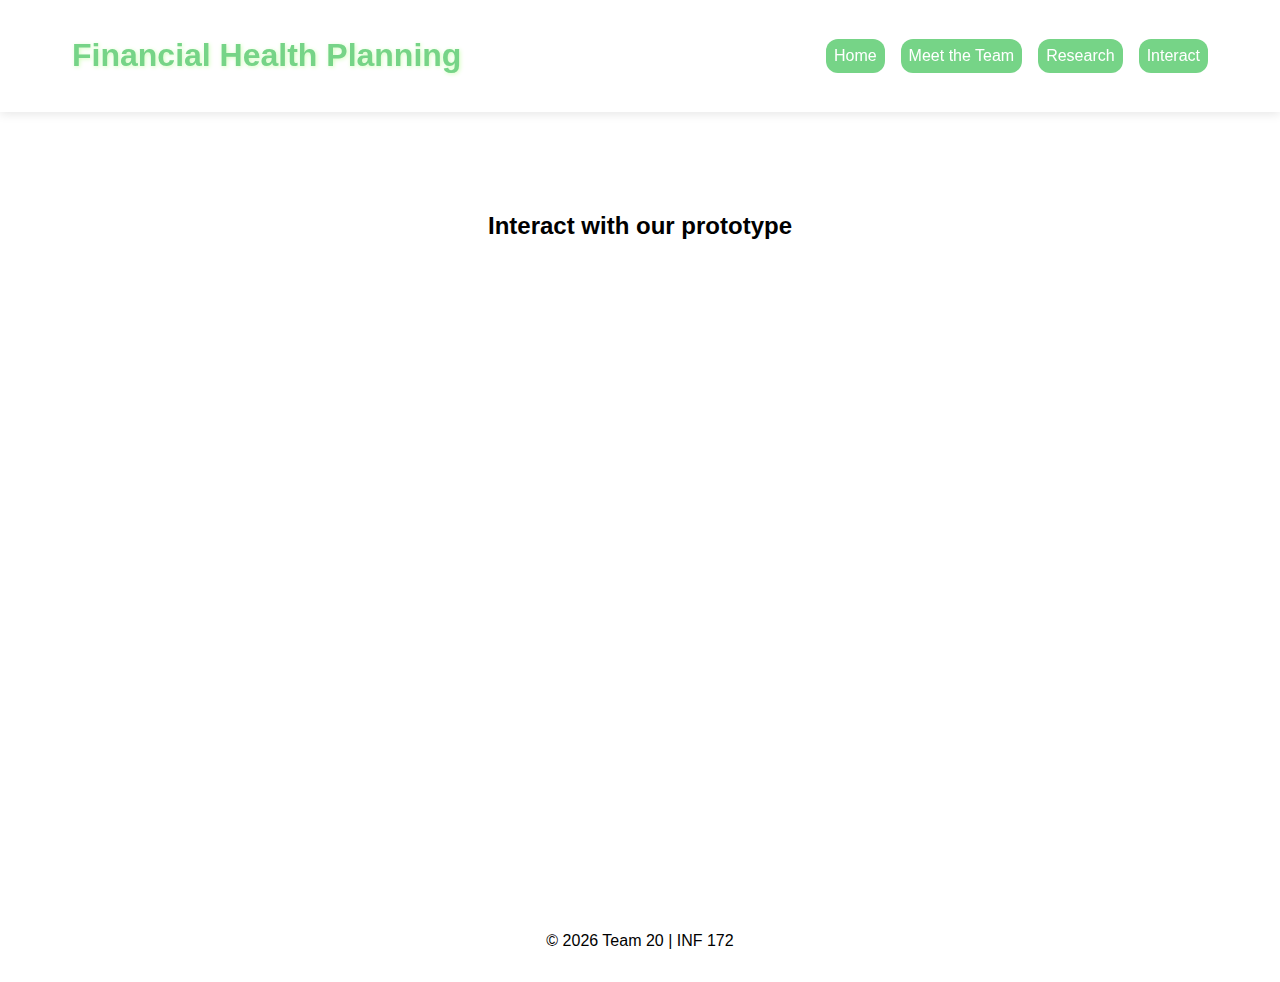
<file: interact.html>
<!DOCTYPE html>
<html lang="en">
<head>
    <meta charset="UTF-8">
    <meta name="viewport" content="width=device-width, initial-scale=1.0">
    <link rel="stylesheet" href="styles.css">
    <title>Document</title>
</head>
<body>
    <header>
        <div class="container">
            <div class="header-title">
                <h1>Financial Health Planning</h1>
            </div>
            <nav>
                <div class="nav-buttons">
                    <a href="index.html" class="btn">Home</a>
                    <a href="team.html" class="btn">Meet the Team</a>
                    <a href="research.html" class="btn">Research</a>
                    <a href="#" class="btn">Interact</a>
                </div>
            </nav>
        </div>
    </header>
    
    <main>
        <section class="section">
            <div class="interact-header">
                <h2>Interact with our prototype</h2>
            </div>
        </section>
    </main>

    <footer>
        <div class="site-footer">
            © 2026 Team 20 | INF 172
        </div>
    </footer>
</body>
</html>
</file>
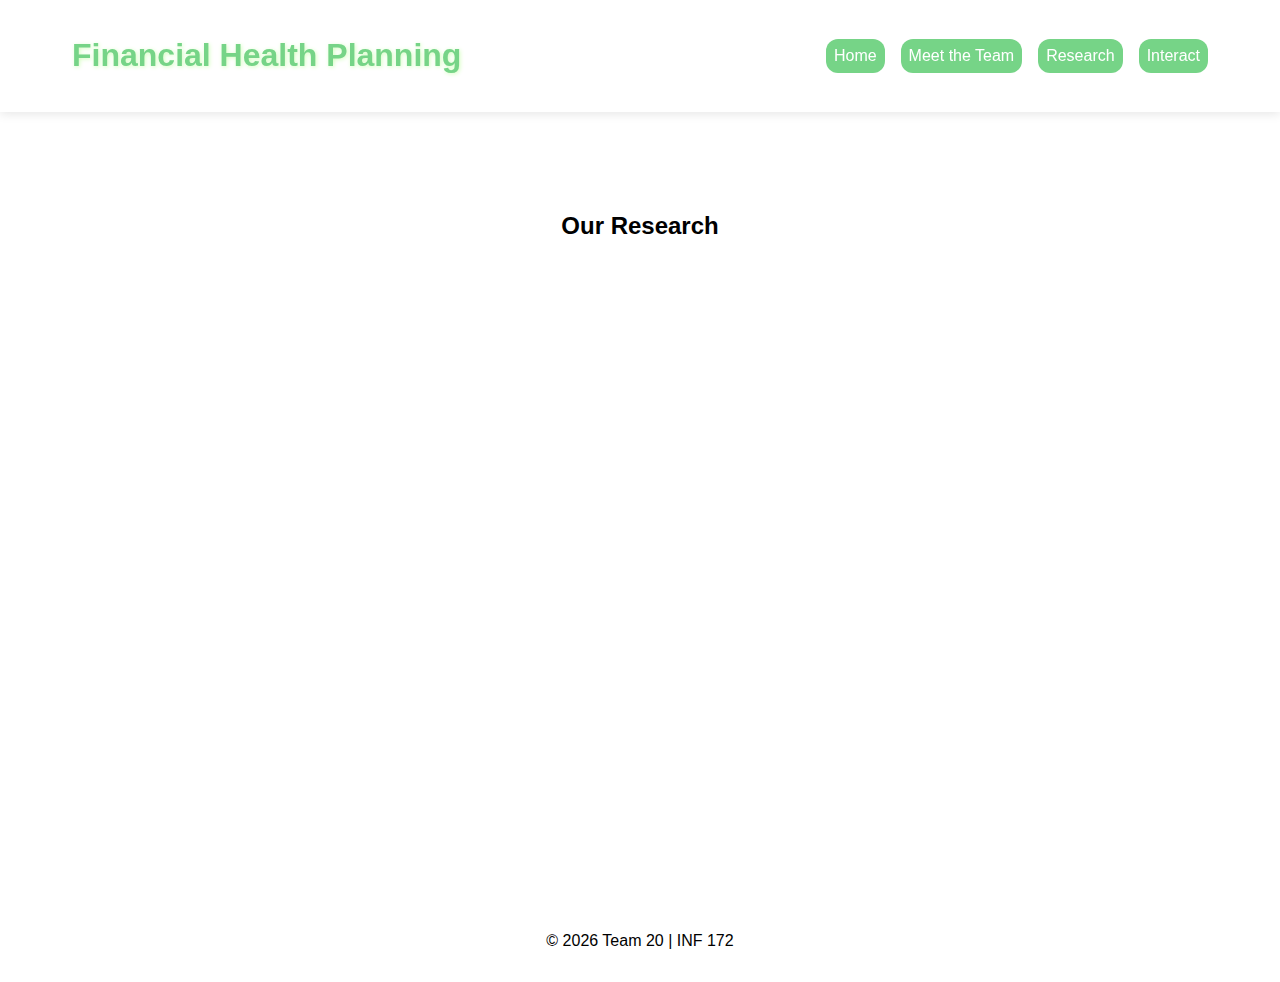
<file: research.html>
<!DOCTYPE html>
<html lang="en">
<head>
    <meta charset="UTF-8">
    <meta name="viewport" content="width=device-width, initial-scale=1.0">
    <link rel="stylesheet" href="styles.css">
    <title>Document</title>
</head>
<body>
    <header>
        <di class="container">
            <div class="header-title">
                <h1>Financial Health Planning</h1>
            </div>
            <nav>
                <div class="nav-buttons">
                    <a href="index.html" class="btn">Home</a>
                    <a href="team.html" class="btn">Meet the Team</a>
                    <a href="#" class="btn">Research</a>
                    <a href="interact.html" class="btn">Interact</a>
                </div>
            </nav>
        </div>
    </header>

    <main>
        <section class="section">
            <div class="research-header">
                <h2>Our Research</h2>
            </div>
        </section>
    </main>

    <footer>
        <div class="site-footer">
            © 2026 Team 20 | INF 172
        </div>
    </footer>
</body>
</html>
</file>
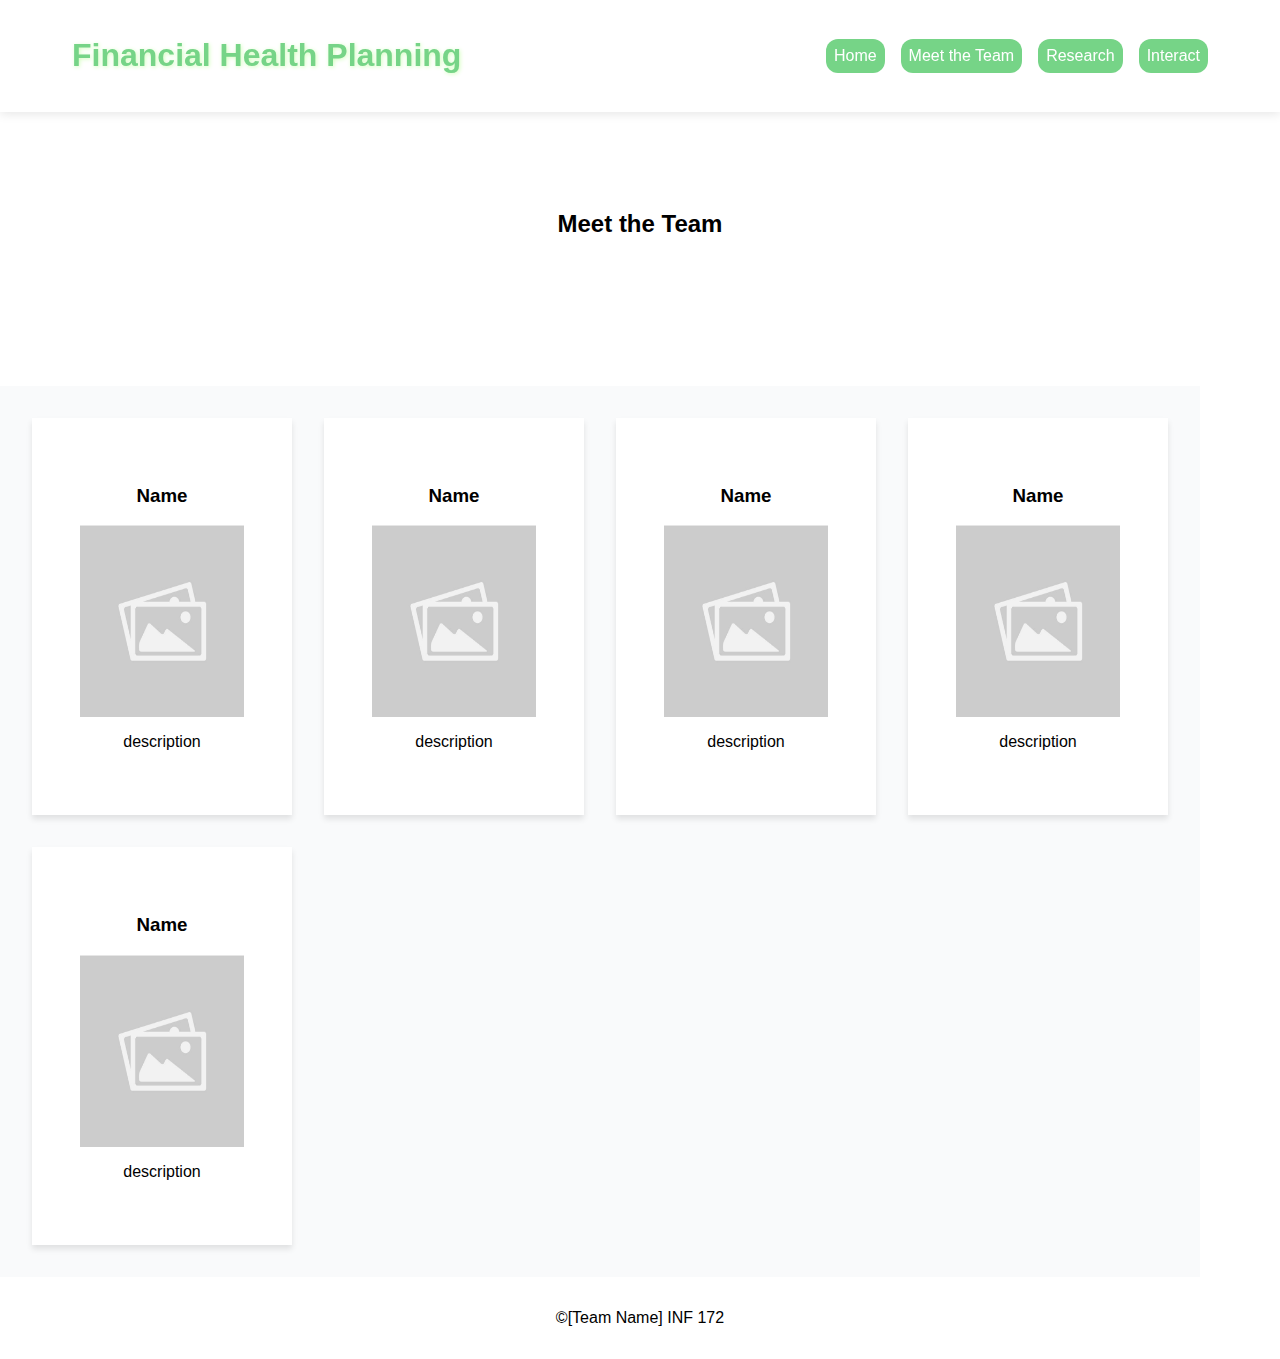
<file: team.html>
<!DOCTYPE html>
<html lang="en">
<head>
    <meta charset="UTF-8">
    <meta name="viewport" content="width=device-width, initial-scale=1.0">
    <link rel="stylesheet" href="styles.css">
    <title>Document</title>
</head>
<body>
    <header>
        <div class="container">
            <div class="header-title">
                <h1>Financial Health Planning</h1>
            </div>
            <nav>
                <div class="nav-buttons">
                    <a href="index.html" class="btn">Home</a>
                    <a href="#" class="btn">Meet the Team</a>
                    <a href="research.html" class="btn">Research</a>
                    <a href="interact.html" class="btn">Interact</a>
                </div>
            </nav>
        </div>
    </header>

    <main>
        <section class="section">
            <h2 class="team-header">
                Meet the Team
            </h2>
        </section>

        <section class="meet-team">
            <section class="container team">
                <div class="team-grid">
                    <div class="card">
                        <h3>Name</h3>
                        <img src="./images/place.jpg" alt="">
                        <p>description</p>
                    </div>
                    <div class="card">
                        <h3>Name</h3>
                        <img src="./images/place.jpg" alt="">
                        <p>description</p>
                    </div>
                    <div class="card">
                        <h3>Name</h3>
                        <img src="./images/place.jpg" alt="">
                        <p>description</p>
                    </div>
                    <div class="card">
                        <h3>Name</h3>
                        <img src="./images/place.jpg" alt="">
                        <p>description</p>
                    </div>
                    <div class="card">
                        <h3>Name</h3>
                        <img src="./images/place.jpg" alt="">
                        <p>description</p>
                    </div>
                </div>
            </section>
        </section>
    </main>

    <footer>
        <div class="site-footer">
            ©[Team Name] INF 172
        </div>
    </footer>
</body>
</html>
</file>
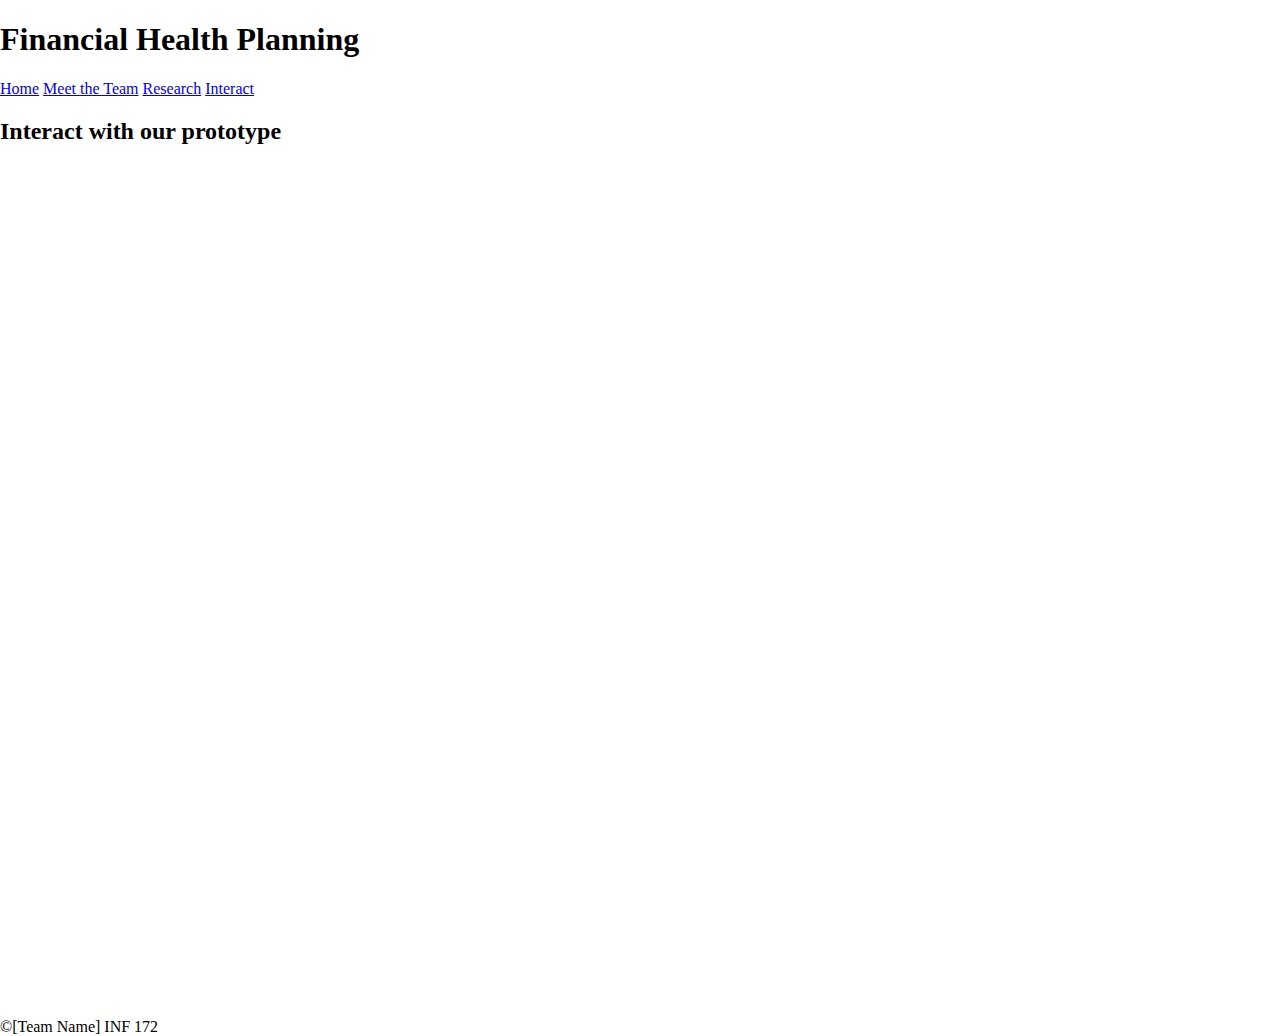
<file: src/interact.html>
<!DOCTYPE html>
<html lang="en">
<head>
    <meta charset="UTF-8">
    <meta name="viewport" content="width=device-width, initial-scale=1.0">
    <link rel="stylesheet" href="styles.css">
    <title>Document</title>
</head>
<body>
    <header>
        <div class="container">
            <div class="header-title">
                <h1>Financial Health Planning</h1>
            </div>
            <nav>
                <div class="nav-buttons">
                    <a href="index.html" class="btn">Home</a>
                    <a href="team.html" class="btn">Meet the Team</a>
                    <a href="research.html" class="btn">Research</a>
                    <a href="#" class="btn">Interact</a>
                </div>
            </nav>
        </div>
    </header>
    
    <main>
        <section class="section">
            <div class="interact-header">
                <h2>Interact with our prototype</h2>
            </div>
        </section>
    </main>

    <footer>
        <div class="site-footer">
            ©[Team Name] INF 172
        </div>
    </footer>
</body>
</html>
</file>
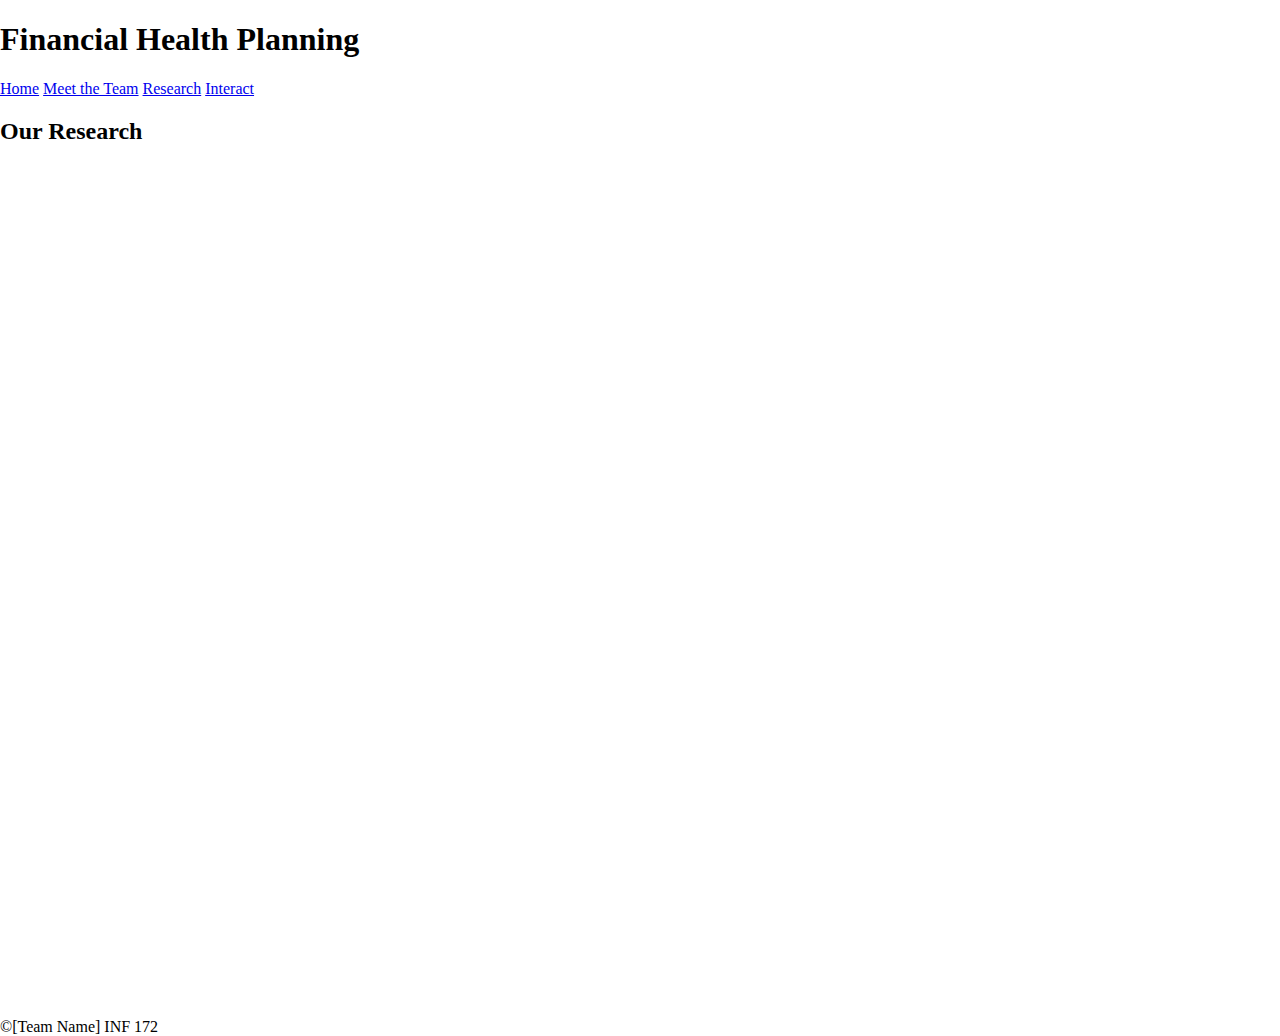
<file: src/research.html>
<!DOCTYPE html>
<html lang="en">
<head>
    <meta charset="UTF-8">
    <meta name="viewport" content="width=device-width, initial-scale=1.0">
    <link rel="stylesheet" href="styles.css">
    <title>Document</title>
</head>
<body>
    <header>
        <di class="container">
            <div class="header-title">
                <h1>Financial Health Planning</h1>
            </div>
            <nav>
                <div class="nav-buttons">
                    <a href="index.html" class="btn">Home</a>
                    <a href="team.html" class="btn">Meet the Team</a>
                    <a href="#" class="btn">Research</a>
                    <a href="interact.html" class="btn">Interact</a>
                </div>
            </nav>
        </div>
    </header>

    <main>
        <section class="section">
            <div class="research-header">
                <h2>Our Research</h2>
            </div>
        </section>
    </main>

    <footer>
        <div class="site-footer">
            ©[Team Name] INF 172
        </div>
    </footer>
</body>
</html>
</file>
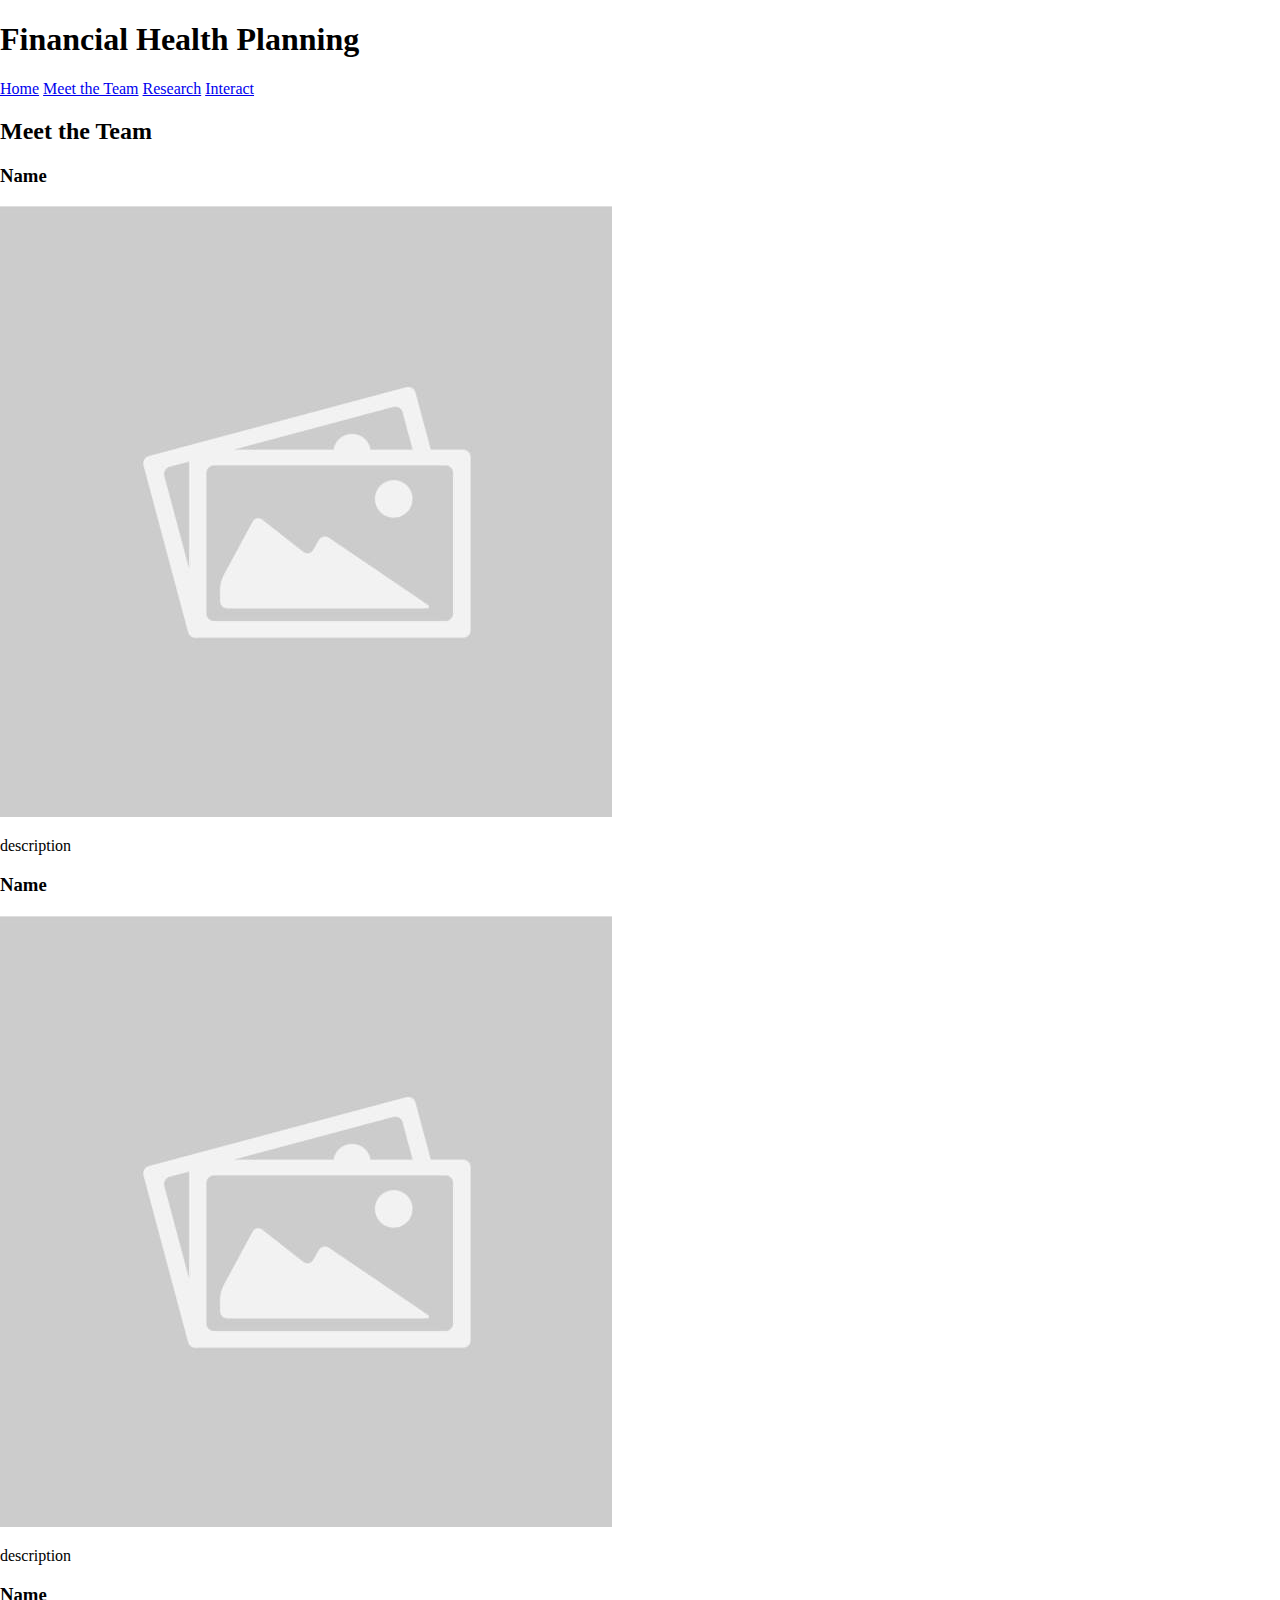
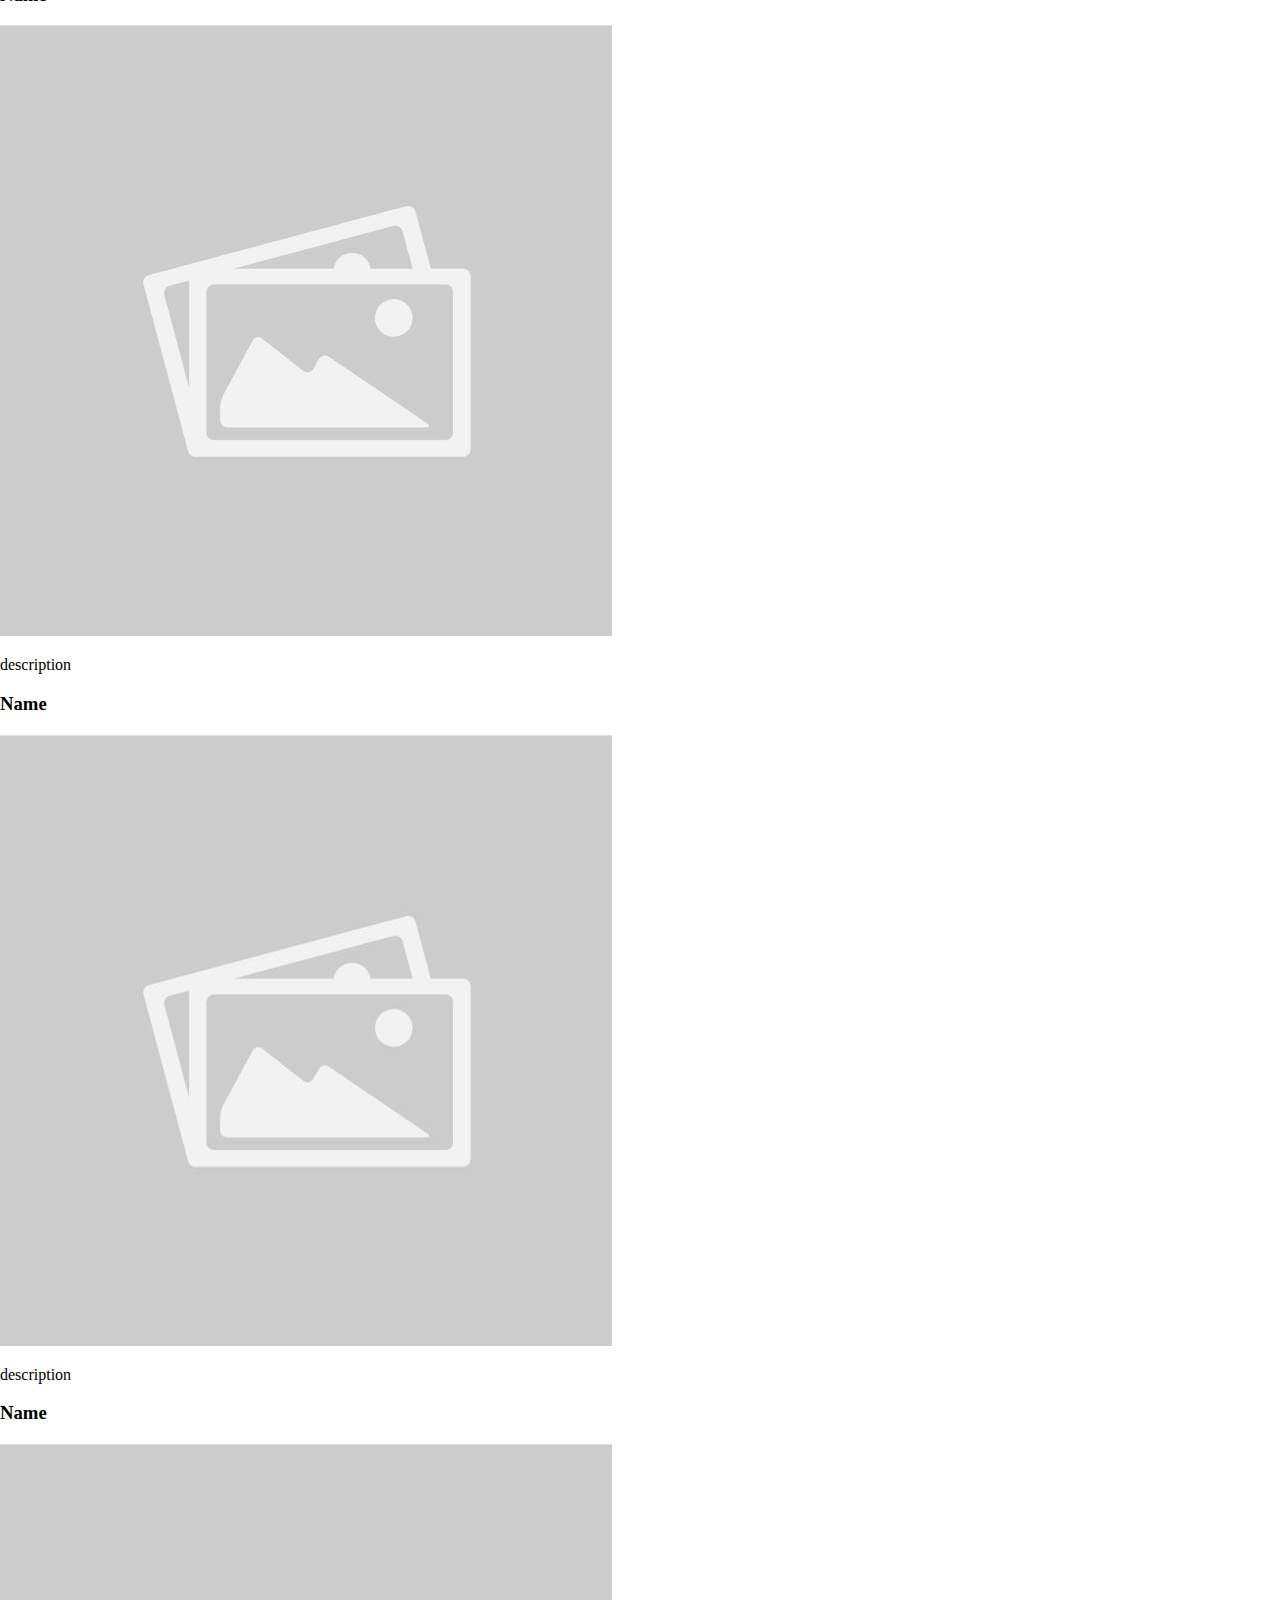
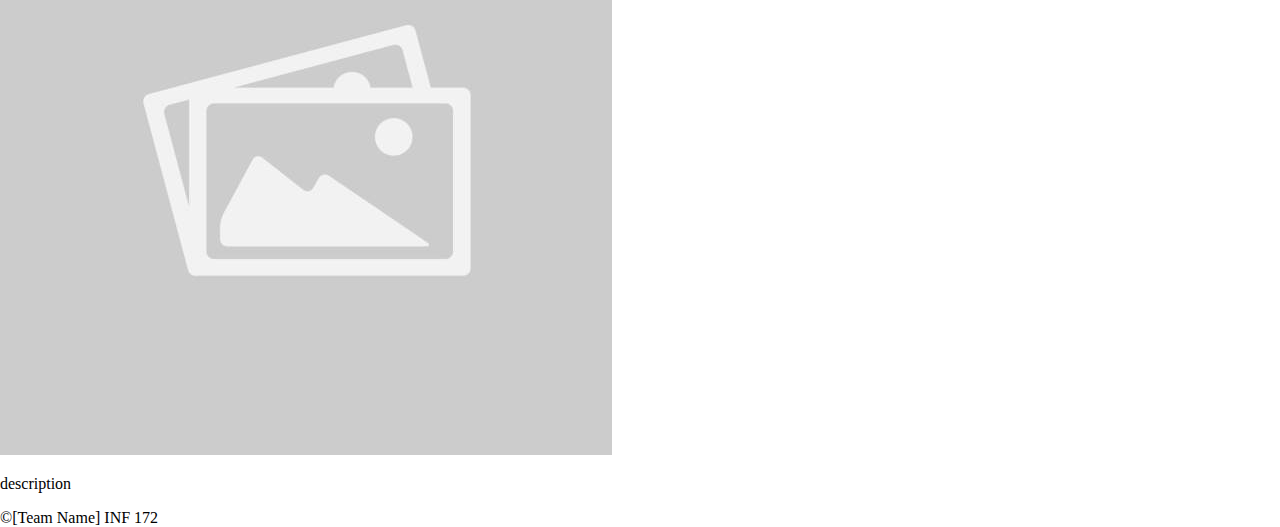
<file: src/team.html>
<!DOCTYPE html>
<html lang="en">
<head>
    <meta charset="UTF-8">
    <meta name="viewport" content="width=device-width, initial-scale=1.0">
    <link rel="stylesheet" href="styles.css">
    <title>Document</title>
</head>
<body>
    <header>
        <div class="container">
            <div class="header-title">
                <h1>Financial Health Planning</h1>
            </div>
            <nav>
                <div class="nav-buttons">
                    <a href="index.html" class="btn">Home</a>
                    <a href="#" class="btn">Meet the Team</a>
                    <a href="research.html" class="btn">Research</a>
                    <a href="interact.html" class="btn">Interact</a>
                </div>
            </nav>
        </div>
    </header>

    <main>
        <section class="section">
            <h2 class="team-header">
                Meet the Team
            </h2>
        </section>

        <section class="meet-team">
            <section class="container team">
                <div class="team-grid">
                    <div class="card">
                        <h3>Name</h3>
                        <img src="/images/place.jpg" alt="">
                        <p>description</p>
                    </div>
                    <div class="card">
                        <h3>Name</h3>
                        <img src="/images/place.jpg" alt="">
                        <p>description</p>
                    </div>
                    <div class="card">
                        <h3>Name</h3>
                        <img src="/images/place.jpg" alt="">
                        <p>description</p>
                    </div>
                    <div class="card">
                        <h3>Name</h3>
                        <img src="/images/place.jpg" alt="">
                        <p>description</p>
                    </div>
                    <div class="card">
                        <h3>Name</h3>
                        <img src="/images/place.jpg" alt="">
                        <p>description</p>
                    </div>
                </div>
            </section>
        </section>
    </main>

    <footer>
        <div class="site-footer">
            ©[Team Name] INF 172
        </div>
    </footer>
</body>
</html>
</file>
<file: styles.css>
*{
    box-sizing: border-box;
}

html,
body{
    height: 100%;
    padding: 0;
    margin: 0;
    font-family: -apple-system, BlinkMacSystemFont, 'Segoe UI', Roboto, Oxygen, Ubuntu, Cantarell, sans-serif;
}

main{
    min-height: 100%;
}

:root{
    --color-main: #76d487;
    --color-hover: rgb(49, 165, 58);
    --background-alternate: #f9fafb;
}

/* HEADER */

header{
    background-color: white;
    box-shadow: 0 2px 10px rgba(0,0,0,0.1);
    position: fixed;
    width: 100%;
    top: 0;
    z-index: 1000;
}

.header-title h1 a{
    text-decoration: none;
    color: var(--color-main);
}

.header-title{
    color: var(--color-main);
    text-shadow: 1px 1px 4px rgb(211, 254, 190);
}

header .container{
    max-width: 1200px;
    margin: 0 auto;
    padding: 1rem 2rem;
    display: flex;
    justify-content: space-between;
    align-items: center;
}

.nav-buttons{
    display: flex;
    gap: 16px;
}

.nav-buttons a{
    text-decoration: none;
    color: black;
    background-color: var(--color-main);
    border-radius: 12px;
    padding: .5rem;
    color: white;
}

.nav-buttons a:hover{
    background-color: var(--color-hover);
}
/* Hero */

.hero{
    display: flex;
    flex-direction: row;
    gap: 5rem;
    align-items: center;
    justify-content: center;
    background: linear-gradient(135deg, #8fdd9d 0%, #4bd7b2 100%);
    color: white;
    padding: 8rem 2rem 6rem;
    margin-top: 70px;
    text-align: center;
    height: 100vh;
}

.hero a{
    text-decoration: none;
    width: 200px;
    padding: 1rem;
    background-color: white;
    color: var(--color-main);
    border-radius: 18px;
    transition: transform, 0.3s, box-shadow 3s;
}

.hero a:hover{
    transform: translateY(-3px);
    background-color: #76d487;
    color: white;
    box-shadow: 0 2px 10px rgba(0,0,0,0.1);
}

.hero img{
    height: 20rem;
    border-radius: 20px;
}

.herotext{
    display: flex;
    flex-direction: column;
    justify-content: center;
    align-items: center;
    gap: 2rem;
}

/* Body */

.summary{
    display: flex;
    flex-direction: column;
    align-items: center;
    text-align: center;
    max-width: 1200px;
}

.container{
    max-width: 1200px;
    text-align: center;
}

.section{
    display: flex;
    justify-content: center;
    padding: 2rem;
}

.features{
    background-color: var(--background-alternate);
}

.features-grid{
    display: grid;
    grid-template-columns: repeat(auto-fit, minmax(300px, 1fr));
    gap: 2rem;
}

.feature-card{
    background: white;
    padding: 2rem;
    border-radius: 10px;
    box-shadow: 0 4px 6px rgba(0,0,0,0.1);
    transition: transform 0.3s, box-shadow 0.3s;
}

.feature-card:hover {
    transform: translateY(-5px);
    box-shadow: 0 10px 20px rgba(0,0,0,0.15);
}

.card:hover{
    transform: translateY(-5px);
    box-shadow: 0 10px 20px rgba(0,0,0,0.15);
}

.teamdirect{
    text-align: center;
}

.teamdirect a{
    text-decoration: none;
    width: 200px;
    padding: 1rem;
    background-color: white;
    color: var(--color-main);
    border-radius: 18px;
    transition: transform, 0.3s, box-shadow 3s;
}

.teamdirect a:hover{
    transform: translateY(-3px);
    background-color: #76d487;
    color: white;
    box-shadow: 0 2px 10px rgba(0,0,0,0.1);
}

/* Team */
.team-header{
    padding: 8rem 2rem 6rem;
    margin-top: 50px;
}

.team-grid {
    display: grid;
    grid-template-columns: repeat(auto-fit, minmax(250px, 1fr));
    gap: 2rem;
}

.card{
    display: flex;
    flex-direction: column;
    padding: 3rem;
    background-color: white;
    box-shadow: 0 4px 6px rgba(0,0,0,0.1);
    transition: transform 0.3s, box-shadow 0.3s;
}

.card img{
    height: 12rem;
    width: auto;
}

.team {
    background: var(--background-alternate);
    padding: 2rem;
}

.meet-team{
    width: 100%;
}

.research-header{
    margin-top: 8rem;
    padding: 2rem;
}

.interact-header{
    margin-top: 8rem;
    padding: 2rem;
}

.research-wrapper{
    width: 100%;
    display: flex;
    justify-content: center;
    align-items: center;
    background-color: var(--background-alternate);
}

.research{
    display: flex;
    align-items: center;
    justify-content: center;
    max-width: 1200px;
    flex-direction: column;
    gap: 3rem;
}

.r-card{
    display: flex;
    align-items: center;
    gap: 3rem;
}

.r-card img{
    height: 15rem;
}

.findings{
    text-align: center;
}

.research-features{
    display: flex;
    align-items: center;
    gap: 3rem;
}

.research-features img{
    height: 15rem;
}

/* Footer */

footer{
    text-align: center;
    padding: 2rem;
}

@media (max-width: 650px){
    header{
        position: relative;
    }

    .nav-buttons a{
        padding: .3rem;
        font-size: 1rem;
        background-color: transparent;
        color: var(--color-main);
    }

    header .container{
        padding: 4rem 1rem;
        display: flex;
        flex-direction: column;
    }

    .hero{
        margin-top: 0px;
        flex-direction: column;
    }

    .hero img{
        height: 12rem;
    }

    .team-header{
        margin-top: 0px;
    }

    .research-header{
        margin-top: 0px;
    }

    .interact-header{
        margin-top: 0px;
    }

    .r-card{
       flex-direction: column;
       width: 90%;
    }

    .methodology img{
        display: none;
    }

    .findingslist ul{
       list-style: none;
       padding: 0;
    }

    .research-features{
        flex-direction: column;
    }
}
</file>
<file: prototype.css>
*, *::before, *::after { box-sizing: border-box; margin: 0; padding: 0; }
  :root {
    --bg-deep: #0a1a0e; --bg-card: #0f2214; --bg-card2: #132818;
    --green-bright: #4eff7a; --green-mid: #2bc954; --green-dim: #1a5c30;
    --green-muted: #1e3a26; --text-primary: #e8f5ec; --text-muted: #7db08a;
    --text-dim: #4a7258; --border: rgba(78,255,122,0.12); --radius: 18px; --radius-sm: 10px;
  }
  body { background:#ffffff; display:flex; flex-direction:column; align-items:center; justify-content:flex-start; min-height:100vh; font-family:'DM Sans',sans-serif; padding:40px 20px 80px; background-image:radial-gradient(ellipse at 20% 30%,rgba(46,200,90,0.07) 0%,transparent 60%),radial-gradient(ellipse at 80% 70%,rgba(78,255,122,0.05) 0%,transparent 50%); }
  .page-title { font-family:'DM Serif Display',serif; font-size:2rem; color:var(--text-primary); margin-bottom:8px; letter-spacing:-0.5px; }
  .page-sub { color:var(--text-muted); font-size:0.9rem; margin-bottom:36px; }

  .phone { width:375px; height:812px; background:var(--bg-deep); border-radius:52px; border:2px solid rgba(78,255,122,0.15); box-shadow:0 0 0 8px #111,0 40px 100px rgba(0,0,0,0.8),0 0 60px rgba(78,255,122,0.06); overflow:hidden; position:relative; display:flex; flex-direction:column; }
  .phone::before { content:''; position:absolute; top:0; left:50%; transform:translateX(-50%); width:120px; height:28px; background:#0a1a0e; border-radius:0 0 20px 20px; z-index:100; box-shadow:0 2px 8px rgba(0,0,0,0.5); }
  .status-bar { display:flex; justify-content:space-between; align-items:center; padding:14px 28px 0; font-size:12px; font-weight:600; color:var(--text-primary); flex-shrink:0; z-index:10; }
  .status-icons { display:flex; gap:5px; align-items:center; }
  .screen { flex:1; overflow:hidden; position:relative; }
  .page { position:absolute; inset:0; overflow-y:auto; overflow-x:hidden; display:none; flex-direction:column; padding:16px 20px 100px; scrollbar-width:none; }
  .page::-webkit-scrollbar { display:none; }
  .page.active { display:flex; }

  .bottom-nav { position:absolute; bottom:0; left:0; right:0; height:80px; background:linear-gradient(to top,var(--bg-deep) 70%,transparent); display:flex; align-items:flex-end; justify-content:space-around; padding-bottom:16px; z-index:50; }
  .nav-item { display:flex; flex-direction:column; align-items:center; gap:3px; cursor:pointer; transition:all 0.2s; padding:6px 10px; border-radius:12px; }
  .nav-item:hover { background:var(--green-muted); }
  .nav-item.active .nav-icon, .nav-item.active .nav-label { color:var(--green-bright); }
  .nav-icon { font-size:20px; color:var(--text-dim); transition:color 0.2s; }
  .nav-label { font-size:9px; color:var(--text-dim); font-weight:500; text-transform:uppercase; letter-spacing:0.05em; transition:color 0.2s; }

  .page-header { font-size:26px; font-weight:700; color:var(--text-primary); margin-bottom:20px; margin-top:8px; line-height:1.2; }
  .page-header span { font-style:italic; color:var(--green-bright); font-family:'DM Serif Display',serif; font-weight:400; }
  .section-title { font-size:13px; font-weight:600; color:var(--text-primary); margin-bottom:12px; letter-spacing:0.02em; }
  .tag { font-size:10px; padding:2px 8px; border-radius:20px; border:1px solid var(--border); color:var(--text-muted); background:var(--green-muted); }
  .cal-badge { font-size:9px; padding:2px 7px; background:var(--green-bright); color:#0a1a0e; border-radius:20px; font-weight:700; display:inline-block; margin-top:4px; }
  .action-btn { width:100%; background:var(--green-bright); color:#0a1a0e; border:none; border-radius:30px; padding:16px; font-size:15px; font-weight:700; cursor:pointer; font-family:'DM Sans',sans-serif; margin-top:12px; display:flex; align-items:center; justify-content:center; gap:8px; transition:opacity 0.2s,transform 0.1s; }
  .action-btn:hover { opacity:0.9; transform:scale(0.99); }

  .bottom-nav img{
    filter: invert(100%);
  }

  /* HOME */
  .home-header { display:flex; align-items:center; justify-content:space-between; margin-bottom:20px; padding-top:8px; }
  .home-header-left { display:flex; align-items:center; gap:12px; }
  .avatar { width:44px; height:44px; border-radius:50%; background:linear-gradient(135deg,#2bc954,#0a4a20); display:flex; align-items:center; justify-content:center; font-size:18px; font-weight:700; color:var(--green-bright); border:2px solid var(--green-dim); }
  .hello-text { font-size:12px; color:var(--text-muted); }
  .hello-name { font-size:18px; font-weight:700; color:var(--text-primary); }
  .menu-btn { width:36px; height:36px; border-radius:50%; border:1px solid var(--border); background:var(--bg-card); display:flex; align-items:center; justify-content:center; cursor:pointer; font-size:16px; color:var(--text-muted); }
  .cost-card { background:var(--bg-card); border:1px solid var(--border); border-radius:var(--radius); padding:28px 24px; text-align:center; margin-bottom:20px; position:relative; overflow:hidden; }
  .cost-card::before { content:''; position:absolute; top:-40px; left:50%; transform:translateX(-50%); width:200px; height:200px; background:radial-gradient(circle,rgba(78,255,122,0.08) 0%,transparent 70%); }
  .cost-label { font-size:12px; color:var(--text-muted); letter-spacing:0.05em; text-transform:uppercase; margin-bottom:4px; }
  .cost-title { font-size:14px; color:var(--text-primary); margin-bottom:8px; }
  .cost-amount { font-size:48px; font-weight:700; color:var(--text-primary); letter-spacing:-2px; line-height:1; }
  .cost-amount sup { font-size:20px; vertical-align:super; letter-spacing:0; }
  .cost-amount sub { font-size:22px; color:var(--text-muted); }
  .cost-note { font-size:11px; color:var(--text-dim); margin-top:8px; display:flex; align-items:center; justify-content:center; gap:4px; }
  .progress-track { height:12px; background:var(--green-muted); border-radius:6px; overflow:hidden; margin-bottom:6px; }
  .progress-fill { height:100%; background:linear-gradient(90deg,#4eff7a,#2bc954); border-radius:6px; }
  .progress-label { font-size:11px; color:var(--text-muted); margin-bottom:16px; }
  .stats-row { display:flex; gap:12px; margin-bottom:20px; }
  .stat-card { flex:1; background:var(--bg-card); border:1px solid var(--border); border-radius:var(--radius-sm); padding:16px; }
  .stat-card-label { font-size:11px; color:var(--text-muted); margin-bottom:6px; }
  .stat-card-val { font-size:26px; font-weight:700; color:var(--text-primary); line-height:1; }
  .stat-card-val sub { font-size:13px; color:var(--text-muted); }
  .stat-card-ytd { font-size:11px; color:var(--text-dim); margin-top:4px; }
  .stat-card-ytd span { color:var(--text-muted); font-weight:600; }

  /* VISITS */
  .visit-card { background:var(--bg-card); border:1px solid var(--border); border-radius:var(--radius-sm); margin-bottom:10px; cursor:pointer; transition:border-color 0.2s,background 0.2s; overflow:hidden; }
  .visit-card:hover { border-color:var(--green-dim); background:var(--bg-card2); }
  .visit-card.expanded { border-color:var(--green-dim); }
  .visit-card-header { padding:14px 16px; display:flex; align-items:center; justify-content:space-between; }
  .visit-left { display:flex; align-items:center; gap:12px; }
  .cal-icon { font-size:22px; }
  .visit-date { font-size:11px; color:var(--text-muted); }
  .visit-type { font-size:14px; font-weight:600; color:var(--text-primary); }
  .visit-tags { display:flex; gap:5px; margin-top:5px; flex-wrap:wrap; }
  .visit-cost { text-align:right; }
  .visit-cost-label { font-size:10px; color:var(--text-dim); }
  .visit-cost-val { font-size:20px; font-weight:700; color:var(--text-primary); }
  .visit-cost-val sub { font-size:11px; color:var(--text-muted); }
  .chevron { font-size:12px; color:var(--text-dim); transition:transform 0.3s; margin-left:6px; display:inline-block; }
  .visit-card.expanded .chevron { transform:rotate(180deg); }
  .visit-details { max-height:0; overflow:hidden; transition:max-height 0.35s ease; }
  .visit-card.expanded .visit-details { max-height:260px; }
  .visit-details-inner { padding:0 16px 14px; }
  .procedure-grid { display:grid; grid-template-columns:1fr 1fr; gap:8px; margin-bottom:10px; }
  .proc-card { background:var(--bg-card2); border-radius:var(--radius-sm); padding:12px; text-align:center; }
  .proc-name { font-size:11px; color:var(--text-muted); margin-bottom:8px; }
  .proc-price { background:var(--green-bright); color:#0a1a0e; font-weight:700; font-size:15px; padding:5px 10px; border-radius:20px; display:inline-block; }
  .proc-price-dim { background:var(--green-muted); color:var(--green-bright); font-weight:700; font-size:15px; padding:5px 10px; border-radius:20px; display:inline-block; }
  .visit-meta { display:flex; gap:16px; padding-top:8px; border-top:1px solid var(--border); }
  .visit-meta-item .lbl { font-size:10px; color:var(--text-dim); margin-bottom:2px; }
  .visit-meta-item .val { font-size:12px; color:var(--text-muted); font-weight:600; }

  /* RX */
  .rx-card { background:var(--bg-card); border:1px solid var(--border); border-radius:var(--radius); margin-bottom:12px; overflow:hidden; cursor:pointer; transition:border-color 0.2s; }
  .rx-card:hover { border-color:var(--green-dim); }
  .rx-card.expanded { border-color:var(--green-dim); }
  .rx-card-top { padding:16px; }
  .rx-row { display:flex; align-items:center; justify-content:space-between; margin-bottom:8px; }
  .rx-name { font-size:16px; font-weight:700; color:var(--text-primary); }
  .rx-dose { font-size:12px; color:var(--text-muted); }
  .rx-status-active { font-size:10px; padding:3px 10px; background:rgba(78,255,122,0.15); color:var(--green-bright); border-radius:20px; font-weight:600; }
  .rx-status-refill { font-size:10px; padding:3px 10px; background:rgba(255,200,50,0.15); color:#ffc832; border-radius:20px; font-weight:600; }
  .rx-bar-track { height:6px; background:var(--green-muted); border-radius:3px; overflow:hidden; margin-bottom:4px; }
  .rx-bar-fill { height:100%; border-radius:3px; }
  .rx-bar-label { font-size:10px; color:var(--text-dim); }
  .rx-expand-body { max-height:0; overflow:hidden; transition:max-height 0.35s ease; }
  .rx-card.expanded .rx-expand-body { max-height:160px; }
  .rx-expand-inner { padding:12px 16px 16px; border-top:1px solid var(--border); }
  .rx-details-row { display:flex; gap:16px; margin-bottom:12px; }
  .rx-detail .lbl { font-size:10px; color:var(--text-dim); margin-bottom:2px; }
  .rx-detail .val { font-size:12px; color:var(--text-muted); font-weight:600; }
  .refill-btn { width:100%; background:transparent; border:1px solid var(--green-dim); color:var(--green-bright); border-radius:20px; padding:8px; font-size:12px; font-weight:600; cursor:pointer; font-family:'DM Sans',sans-serif; transition:background 0.2s; }
  .refill-btn:hover { background:var(--green-muted); }

  /* FORUMS */
  .forum-tabs { display:flex; gap:6px; margin-bottom:16px; flex-wrap:wrap; }
  .forum-tab { padding:6px 13px; border-radius:20px; font-size:11px; font-weight:600; white-space:nowrap; cursor:pointer; transition:all 0.2s; border:1px solid var(--border); color:var(--text-muted); background:var(--bg-card); }
  .forum-tab.active { background:var(--green-bright); color:#0a1a0e; border-color:var(--green-bright); }
  .forum-post { background:var(--bg-card); border:1px solid var(--border); border-radius:var(--radius); padding:16px; margin-bottom:12px; transition:border-color 0.2s; }
  .forum-post:hover { border-color:var(--green-dim); }
  .forum-post-header { display:flex; align-items:center; gap:10px; margin-bottom:8px; }
  .forum-avatar { width:32px; height:32px; border-radius:50%; display:flex; align-items:center; justify-content:center; font-size:13px; font-weight:700; flex-shrink:0; }
  .forum-user { font-size:12px; font-weight:600; color:var(--text-primary); }
  .forum-time { font-size:10px; color:var(--text-dim); }
  .forum-title { font-size:13px; font-weight:600; color:var(--text-primary); margin-bottom:6px; line-height:1.4; }
  .forum-excerpt { font-size:11px; color:var(--text-muted); line-height:1.5; }
  .forum-footer { display:flex; gap:16px; margin-top:10px; align-items:center; }
  .forum-stat { font-size:10px; color:var(--text-dim); display:flex; align-items:center; gap:3px; }
  .forum-badge { font-size:9px; padding:2px 8px; border-radius:20px; font-weight:700; }

  /* AI CHAT */
  .chat-header { display:flex; align-items:center; gap:12px; margin-bottom:16px; padding-top:8px; }
  .ai-avatar { width:40px; height:40px; border-radius:50%; background:linear-gradient(135deg,#4eff7a,#0f5a25); display:flex; align-items:center; justify-content:center; font-size:18px; box-shadow:0 0 20px rgba(78,255,122,0.3); }
  .ai-name { font-size:15px; font-weight:700; color:var(--text-primary); }
  .ai-status { font-size:10px; color:var(--green-bright); display:flex; align-items:center; gap:4px; }
  .ai-status::before { content:''; width:6px; height:6px; border-radius:50%; background:var(--green-bright); animation:pulse 2s infinite; }
  @keyframes pulse { 0%,100%{opacity:1}50%{opacity:0.4} }
  #page-chat { overflow:hidden !important; }
  .chat-messages { flex:1; min-height:0; display:flex; flex-direction:column; gap:10px; overflow-y:auto; margin-bottom:10px; scrollbar-width:none; }
  .chat-messages::-webkit-scrollbar { display:none; }
  .chat-suggestions { flex-shrink:0; }
  .chat-input-row { flex-shrink:0; }
  .msg { display:flex; gap:8px; align-items:flex-end; }
  .msg.user { flex-direction:row-reverse; }
  .msg-bubble { max-width:80%; padding:10px 14px; border-radius:18px; font-size:12px; line-height:1.5; }
  .msg.ai .msg-bubble { background:var(--bg-card); border:1px solid var(--border); color:var(--text-primary); border-bottom-left-radius:4px; }
  .msg.user .msg-bubble { background:var(--green-bright); color:#0a1a0e; font-weight:500; border-bottom-right-radius:4px; }
  .msg-avatar { width:24px; height:24px; border-radius:50%; font-size:12px; display:flex; align-items:center; justify-content:center; flex-shrink:0; }
  .msg-time { font-size:9px; color:var(--text-dim); margin-bottom:4px; }
  .chat-suggestions { display:flex; gap:6px; margin-bottom:10px; overflow-x:auto; scrollbar-width:none; }
  .chat-suggestions::-webkit-scrollbar { display:none; }
  .suggestion-chip { padding:6px 12px; border-radius:20px; border:1px solid var(--border); background:var(--bg-card); color:var(--text-muted); font-size:10px; white-space:nowrap; cursor:pointer; transition:all 0.2s; font-family:'DM Sans',sans-serif; }
  .suggestion-chip:hover { border-color:var(--green-dim); color:var(--green-bright); }
  .chat-input-row { display:flex; gap:8px; align-items:center; }
  .chat-input { flex:1; background:var(--bg-card); border:1px solid var(--border); border-radius:24px; padding:10px 16px; font-size:12px; color:var(--text-primary); font-family:'DM Sans',sans-serif; outline:none; transition:border-color 0.2s; }
  .chat-input:focus { border-color:var(--green-dim); }
  .chat-input::placeholder { color:var(--text-dim); }
  .chat-send { width:36px; height:36px; border-radius:50%; background:var(--green-bright); border:none; cursor:pointer; display:flex; align-items:center; justify-content:center; font-size:15px; transition:opacity 0.2s; }
  .chat-send:hover { opacity:0.85; }
  .typing-indicator { display:flex; gap:4px; align-items:center; padding:8px 14px; background:var(--bg-card); border:1px solid var(--border); border-radius:18px; border-bottom-left-radius:4px; width:fit-content; }
  .typing-dot { width:6px; height:6px; border-radius:50%; background:var(--text-dim); animation:typing 1.2s infinite; }
  .typing-dot:nth-child(2){animation-delay:0.2s} .typing-dot:nth-child(3){animation-delay:0.4s}
  @keyframes typing { 0%,60%,100%{transform:translateY(0);opacity:0.4}30%{transform:translateY(-4px);opacity:1} }

  /* MODALS */
  .modal-overlay { position:absolute; inset:0; background:rgba(0,0,0,0.72); backdrop-filter:blur(4px); z-index:200; display:none; align-items:flex-end; justify-content:center; }
  .modal-overlay.open { display:flex; }
  .modal-sheet { width:100%; background:#0e2013; border-radius:24px 24px 0 0; border:1px solid var(--border); padding:20px; animation:slideUp 0.28s ease; max-height:88%; overflow-y:auto; scrollbar-width:none; }
  .modal-sheet::-webkit-scrollbar { display:none; }
  @keyframes slideUp { from{transform:translateY(100%)} to{transform:translateY(0)} }
  .modal-handle { width:40px; height:4px; background:var(--green-dim); border-radius:2px; margin:0 auto 16px; }
  .modal-title { font-size:18px; font-weight:700; color:var(--text-primary); margin-bottom:16px; }
  .form-group { margin-bottom:14px; }
  .form-label { font-size:11px; color:var(--text-muted); margin-bottom:6px; display:block; text-transform:uppercase; letter-spacing:0.05em; }
  .form-input, .form-select, .form-textarea { width:100%; background:var(--bg-card2); border:1px solid var(--border); border-radius:var(--radius-sm); padding:10px 14px; font-size:13px; color:var(--text-primary); font-family:'DM Sans',sans-serif; outline:none; transition:border-color 0.2s; }
  .form-input:focus, .form-select:focus, .form-textarea:focus { border-color:var(--green-dim); }
  .form-select { appearance:none; background-image:url("data:image/svg+xml,%3Csvg xmlns='http://www.w3.org/2000/svg' width='12' height='8' viewBox='0 0 12 8'%3E%3Cpath d='M1 1l5 5 5-5' stroke='%234a7258' fill='none' stroke-width='2'/%3E%3C/svg%3E"); background-repeat:no-repeat; background-position:right 12px center; }
  .form-select option { background:#0f2214; }
  .form-textarea { resize:none; height:80px; }
  .proc-picker { display:flex; flex-wrap:wrap; gap:6px; }
  .proc-pick { padding:5px 12px; border-radius:20px; border:1px solid var(--border); color:var(--text-muted); background:var(--bg-card2); font-size:11px; cursor:pointer; transition:all 0.2s; font-family:'DM Sans',sans-serif; }
  .proc-pick.selected { background:var(--green-muted); color:var(--green-bright); border-color:var(--green-dim); }
  .modal-btns { display:flex; gap:10px; margin-top:16px; }
  .modal-cancel { flex:1; background:var(--bg-card2); border:1px solid var(--border); color:var(--text-muted); border-radius:20px; padding:12px; font-size:13px; font-weight:600; cursor:pointer; font-family:'DM Sans',sans-serif; transition:background 0.2s; }
  .modal-cancel:hover { background:var(--green-muted); }
  .modal-confirm { flex:2; background:var(--green-bright); color:#0a1a0e; border:none; border-radius:20px; padding:12px; font-size:13px; font-weight:700; cursor:pointer; font-family:'DM Sans',sans-serif; transition:opacity 0.2s; }
  .modal-confirm:hover { opacity:0.9; }
</file>
<file: src/styles.css>
html,
body{
    height: 100%;
    padding: 0;
    margin: 0;
}

body{

}

main{
    min-height: 100%;
}

/* HEADER */

header{
    display: flex;
    justify-content: space-between;
    align-items: center;
}

/* Body */
</file>
